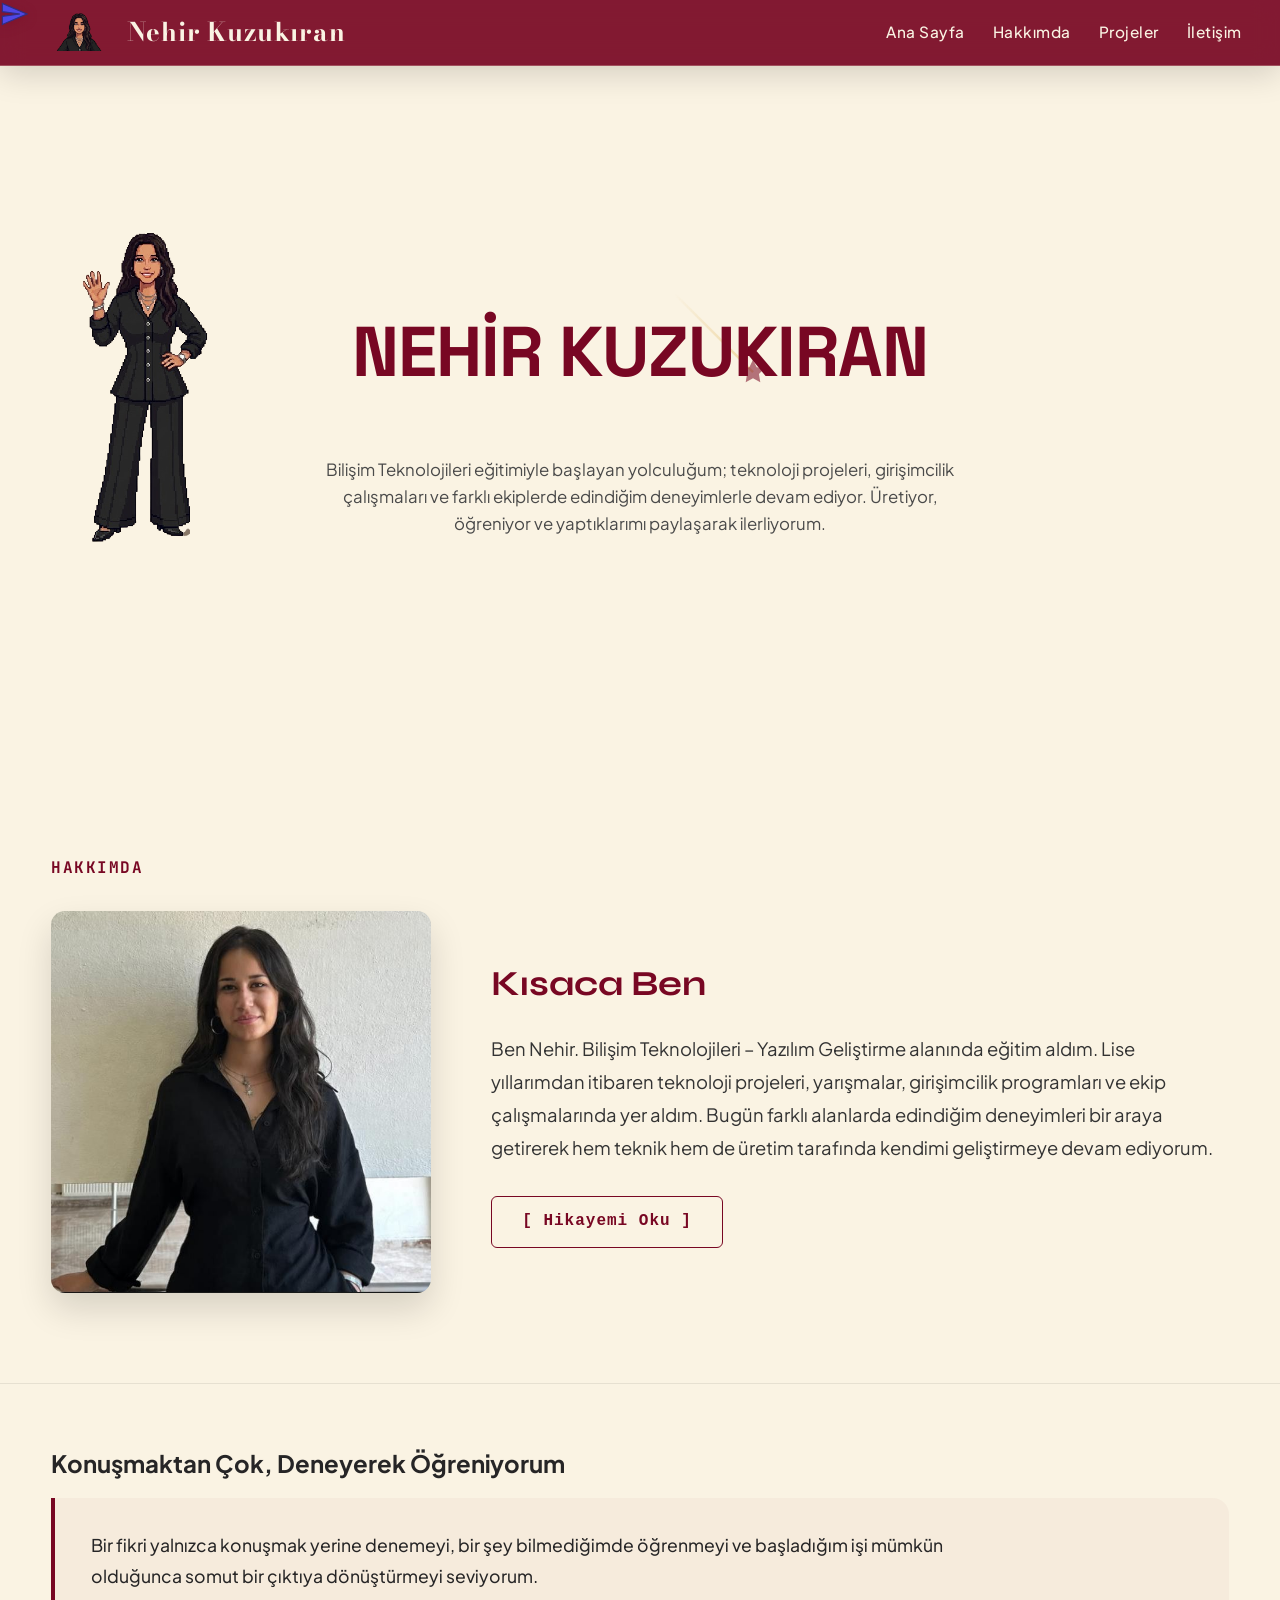
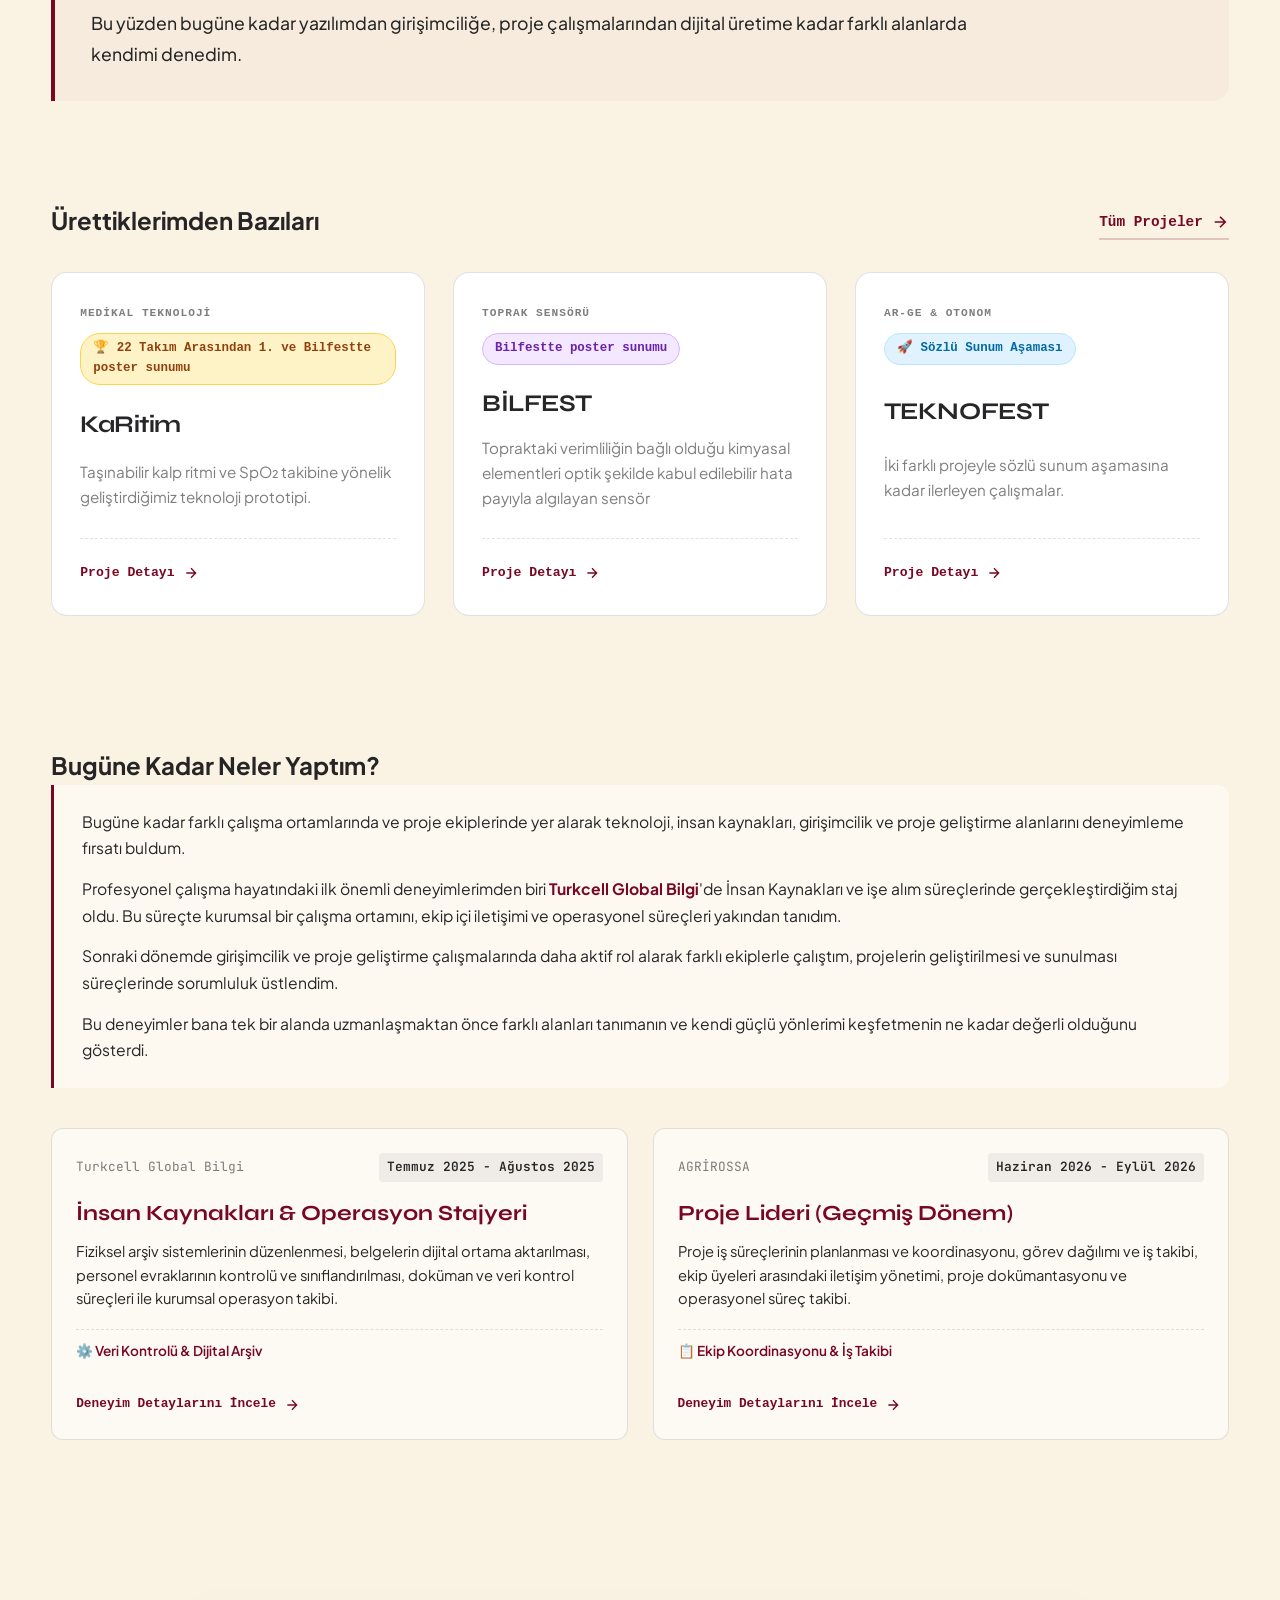
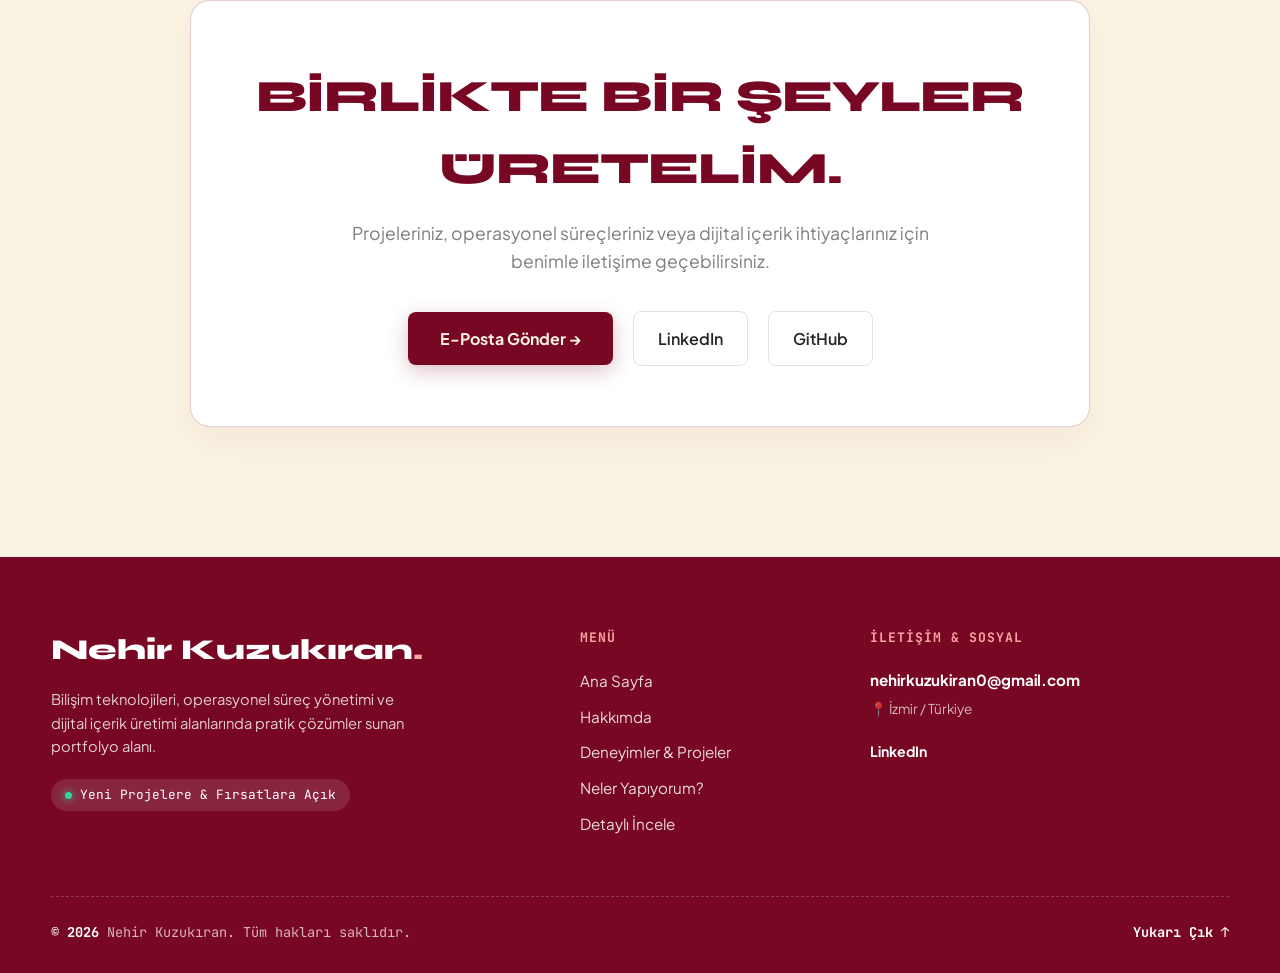
<file: index.html>
<!DOCTYPE html>
<html lang="tr">
<head>
  <meta charset="UTF-8">
  <meta name="viewport" content="width=device-width, initial-scale=1.0">
  <title>Nehir Kuzukıran — Kişisel Portfolyo</title>
   <!-- Temel SEO Etiketleri -->

<meta name="description" content="Nehir Kuzukıran resmi web sitesi. Hakkımda bilgiler, projelerim ve benimle iletişime geçebileceğiniz kişisel portfolyo platformu.">
<meta name="keywords" content="Nehir Kuzukıran, Nehir Kuzukiran, Nehir Kuzukıran portfolyo, Nehir Kuzukıran kimdir, Nehir Kuzukıran projeleri, kişisel web sitesi">
<meta name="author" content="Nehir Kuzukıran">
<meta name="robots" content="index, follow">
<meta name="viewport" content="width=device-width, initial-scale=1.0">
<meta charset="UTF-8">

<!-- Canonical URL -->
<link rel="canonical" href="https://nehirkuzukiran1.github.io/">

<!-- Open Graph / WhatsApp, LinkedIn & Sosyal Medya Paylaşım Kartı -->
<meta property="og:type" content="website">
<meta property="og:url" content="https://nehirkuzukiran1.github.io/">
<meta property="og:title" content="Nehir Kuzukıran | Kişisel Portfolyo &amp; Web Sitesi">
<meta property="og:description" content="Merhaba, ben Nehir! Siteme hoş geldin. Projelerimi inceleyebilir ve benimle iletişime geçebilirsin.">
<meta property="og:image" content="https://nehirkuzukiran1.github.io/img/logo.png">

<!-- Twitter / X Paylaşım Kartı -->
<meta name="twitter:card" content="summary_large_image">
<meta name="twitter:url" content="https://nehirkuzukiran1.github.io/">
<meta name="twitter:title" content="Nehir Kuzukıran | Kişisel Portfolyo &amp; Web Sitesi">
<meta name="twitter:description" content="Merhaba, ben Nehir! Siteme hoş geldin. Projelerimi inceleyebilir ve benimle iletişime geçebilirsin.">
<meta name="twitter:image" content="https://nehirkuzukiran1.github.io/img/logo.png">
  <!-- Tipografi ve Google Font Tanımlamaları -->
  <link rel="preconnect" href="https://fonts.googleapis.com">
  <link rel="preconnect" href="https://fonts.gstatic.com" crossorigin>
  <link href="https://fonts.googleapis.com/css2?family=Bodoni+Moda:ital,opsz,wght@0,6..96,400..900;1,6..96,400..900&family=Cinzel:wght@400..700&family=Cormorant+Garamond:ital,wght@0,400;0,600;1,400&family=JetBrains+Mono:wght@500;700&family=Playfair+Display:ital,wght@0,500;0,700;1,400&family=Plus+Jakarta+Sans:wght@400;500;600&family=Space+Grotesk:wght@500;700&family=Syne:wght@600;800&display=swap" rel="stylesheet">
  
  <!-- Ana CSS Dosyası -->
  <link rel="stylesheet" href="Nehirkuzukiran.CSS">
</head>
<body>


  <!-- ÖZEL KAĞIT UÇAK İMLECİ -->
  <div id="ozel-ucak-imlec">
    <svg viewBox="0 0 24 24" width="28" height="28">
      <path d="M2,21L23,12L2,3V10L17,12L2,14V21Z" fill="#4F46E5" stroke="#312E81" stroke-width="1"/>
    </svg>
  </div>

  <!-- ÜST MENÜ (HEADER) -->
  <header class="ust-menu-alani">
    <div class="ust-menu-ic-konteyner">
      <div class="header-sol-marka">
        <a href="index.html" style="text-decoration: none; display: flex; align-items: center; gap: 10px;">
          <img src="logo.png" alt="Nehir Kuzukıran Logo" class="header-logo-img">
          <span class="header-sol-isim">Nehir Kuzukıran</span>
        </a>
      </div>
      
      <div class="header-sag-grup">
        <nav class="navigasyon-linkleri">
          <a href="index.html">Ana Sayfa</a>
          <a href="hakkimda.html">Hakkımda</a> 
          <a href="projeler.html">Projeler</a>  
          <a href="iletisim.html">İletişim</a>
        </nav>
      </div>
    </div>
  </header>

  <main>
    <!-- HERO / MANİFESTO BÖLÜMÜ -->
    <section id="hero" class="hero-bolumu">
      <!-- Sol Taraf: Pixel Avatar ve Konuşma Balonu -->
      <div class="kose-avatar-alani">
        <div class="konusma-balonu">Merhaba, ben Nehir! Siteme hoş geldin! ✨</div>
        <div class="avatar-animation-box">
          <img src="selamvrennehir.png" class="pixel-avatar-gorsel avatar-durus" alt="Pixel Nehir Durus">
          <img src="elsallayaniki.png" class="pixel-avatar-gorsel avatar-sallama" alt="Pixel Nehir Sallama">
        </div>
      </div>

      <!-- Orta Taraf: Animasyonlu Yıldız Canvas ve Ortalanmış İsim -->
      <div class="hero-isim-alani">
        <canvas id="yildizlar-tuval"></canvas>
        <h1 class="dinamik-yazi-tipi font-zarif-1" id="hero-isim">NEHİR KUZUKIRAN</h1>
      </div>
      
      <!-- Tanıtım Metni ve Buton -->
      <p class="hero-bio">
       Bilişim Teknolojileri eğitimiyle başlayan yolculuğum; teknoloji projeleri, girişimcilik çalışmaları ve farklı ekiplerde edindiğim deneyimlerle devam ediyor.

Üretiyor, öğreniyor ve yaptıklarımı paylaşarak ilerliyorum.

      </p>

      
    </section>

    <!-- HAKKIMDA BÖLÜMÜ -->
    <section id="hakkimda" class="about-section">
      <h2 class="bolum-basligi">HAKKIMDA</h2>
      
      <div class="about-container">
        <div class="about-photo-wrapper">
          <img src="hakkında.JPG" alt="Nehir Kuzukıran" class="about-photo">
        </div>

        <div class="about-content">
          <h3 class="about-subtitle">Kısaca Ben</h3>
          <p class="about-text">
            Ben Nehir.

Bilişim Teknolojileri – Yazılım Geliştirme alanında eğitim aldım. Lise yıllarımdan itibaren teknoloji projeleri, yarışmalar, girişimcilik programları ve ekip çalışmalarında yer aldım.

Bugün farklı alanlarda edindiğim deneyimleri bir araya getirerek hem teknik hem de üretim tarafında kendimi geliştirmeye devam ediyorum.


          </p>
          <a href="hakkimda.html" class="about-details-btn">[ Hikayemi Oku ]</a>
        </div>
      </div>
    </section>
<!-- KARAKTER & YAKLAŞIM BÖLÜMÜ -->
<section id="yaklasim" class="yaklasim-bolumu">
  
  <h2 class="section-ana-baslik">Konuşmaktan Çok, Deneyerek Öğreniyorum</h2>

  <div class="yaklasim-kapsayici">
    <div class="yaklasim-metin-kutusu">
      <p class="yaklasim-paragraf">
        Bir fikri yalnızca konuşmak yerine denemeyi, bir şey bilmediğimde öğrenmeyi ve başladığım işi mümkün olduğunca somut bir çıktıya dönüştürmeyi seviyorum.
      </p>
      <p class="yaklasim-paragraf">
        Bu yüzden bugüne kadar yazılımdan girişimciliğe, proje çalışmalarından dijital üretime kadar farklı alanlarda kendimi denedim.
      </p>
    </div>
  </div>
</section>

<!-- ÖNE ÇIKAN 3 PROJE BÖLÜMÜ -->
<section id="one-cikan-projeler" class="projeler-bolumu">
  
  <div class="projeler-ust-alan">
    <h2 class="section-ana-baslik">Ürettiklerimden Bazıları</h2>
    <a href="projeler.html" class="tum-projeler-link">
      <span>Tüm Projeler</span>
      <svg width="18" height="18" viewBox="0 0 24 24" fill="none" stroke="currentColor" stroke-width="2.2"><path d="M5 12h14M12 5l7 7-7 7"/></svg>
    </a>
  </div>

  <div class="projeler-izgarasi-uclu">
    
    <!-- Proje 1: KaRitim -->
    <article class="proje-ozel-karti">
      <div class="proje-ust-meta">
        <span class="proje-kategori-tag">MEDİKAL TEKNOLOJİ</span>
        <span class="proje-basari-tag birincilik">🏆 22 Takım Arasından 1. ve Bilfestte poster sunumu </span>
      </div>
      <h3 class="proje-ozel-baslik">KaRitim</h3>
      <p class="proje-ozel-ozet">
        Taşınabilir kalp ritmi ve SpO₂ takibine yönelik geliştirdiğimiz teknoloji prototipi.
      </p>
      <div class="proje-alt-aksiyon">
        <a href="projeler.html#karitim" class="proje-detay-btn">
          <span>Proje Detayı</span>
          <svg width="16" height="16" viewBox="0 0 24 24" fill="none" stroke="currentColor" stroke-width="2"><path d="M5 12h14M12 5l7 7-7 7"/></svg>
        </a>
      </div>
    </article>

    <!-- Proje 2: Terravox -->
    <article class="proje-ozel-karti">
      <div class="proje-ust-meta">
        <span class="proje-kategori-tag">TOPRAK SENSÖRÜ </span>
        <span class="proje-basari-tag tubitak">Bilfestte poster sunumu </span>
      </div>
      <h3 class="proje-ozel-baslik">BİLFEST</h3>
      <p class="proje-ozel-ozet">
        Topraktaki verimliliğin bağlı olduğu kimyasal elementleri optik şekilde kabul edilebilir hata payıyla algılayan sensör  
      </p>
      <div class="proje-alt-aksiyon">
        <a href="projeler.html#tubitak" class="proje-detay-btn">
          <span>Proje Detayı</span>
          <svg width="16" height="16" viewBox="0 0 24 24" fill="none" stroke="currentColor" stroke-width="2"><path d="M5 12h14M12 5l7 7-7 7"/></svg>
        </a>
      </div>
    </article>

    <!-- Proje 3: TEKNOFEST -->
    <article class="proje-ozel-karti">
      <div class="proje-ust-meta">
        <span class="proje-kategori-tag">AR-GE & OTONOM</span>
        <span class="proje-basari-tag teknofest">🚀 Sözlü Sunum Aşaması</span>
      </div>
      <h3 class="proje-ozel-baslik">TEKNOFEST</h3>
      <p class="proje-ozel-ozet">
        İki farklı projeyle sözlü sunum aşamasına kadar ilerleyen çalışmalar.
      </p>
      <div class="proje-alt-aksiyon">
        <a href="projeler.html#teknofest" class="proje-detay-btn">
          <span>Proje Detayı</span>
          <svg width="16" height="16" viewBox="0 0 24 24" fill="none" stroke="currentColor" stroke-width="2"><path d="M5 12h14M12 5l7 7-7 7"/></svg>
        </a>
      </div>
    </article>

  </div>
</section>

   <!-- DENEYİMLER BÖLÜMÜ -->
<section id="deneyimler" class="deneyimler-bolumu">
  
  <!-- BÖLÜM BAŞLIĞI VE HİKÂYE ANLATIMI -->
  <div class="deneyim-hikaye-alani">
    
    <h2 class="section-ana-baslik">Bugüne Kadar Neler Yaptım?</h2>
    
    <div class="hikaye-metni-kutusu">
      <p>
        Bugüne kadar farklı çalışma ortamlarında ve proje ekiplerinde yer alarak teknoloji, insan kaynakları, girişimcilik ve proje geliştirme alanlarını deneyimleme fırsatı buldum.
      </p>
      <p>
        Profesyonel çalışma hayatındaki ilk önemli deneyimlerimden biri <strong>Turkcell Global Bilgi</strong>'de İnsan Kaynakları ve işe alım süreçlerinde gerçekleştirdiğim staj oldu. Bu süreçte kurumsal bir çalışma ortamını, ekip içi iletişimi ve operasyonel süreçleri yakından tanıdım.
      </p>
      <p>
        Sonraki dönemde girişimcilik ve proje geliştirme çalışmalarında daha aktif rol alarak farklı ekiplerle çalıştım, projelerin geliştirilmesi ve sunulması süreçlerinde sorumluluk üstlendim.
      </p>
      <p>
        Bu deneyimler bana tek bir alanda uzmanlaşmaktan önce farklı alanları tanımanın ve kendi güçlü yönlerimi keşfetmenin ne kadar değerli olduğunu gösterdi.
      </p>
    </div>
  </div>

  <!-- DENEYİM KARTLARI -->
  <div class="basarilar-izgarasi">
    
    <!-- Deneyim 1: Turkcell Global Bilgi -->
    <div class="basari-karti">
      <div class="kart-ust">
        <span class="proje-etiket">Turkcell Global Bilgi</span>
        <span class="proje-durum">Temmuz 2025 - Ağustos 2025</span>
      </div>
      <h4 class="kart-baslik">İnsan Kaynakları & Operasyon Stajyeri</h4>
      <p class="kart-ozet">
        Fiziksel arşiv sistemlerinin düzenlenmesi, belgelerin dijital ortama aktarılması, personel evraklarının kontrolü ve sınıflandırılması, doküman ve veri kontrol süreçleri ile kurumsal operasyon takibi.
      </p>
      <div class="kart-odul-kutusu">
        <span>⚙️ Veri Kontrolü & Dijital Arşiv</span>
      </div>
      <a href="hakkimda.html#turkcell" class="kart-link-btn">
        <span>Deneyim Detaylarını İncele</span>
        <svg width="16" height="16" viewBox="0 0 24 24" fill="none" stroke="currentColor" stroke-width="2"><path d="M5 12h14M12 5l7 7-7 7"/></svg>
      </a>
    </div>

    <!-- Deneyim 2: AGRİROSSA -->
    <div class="basari-karti">
      <div class="kart-ust">
        <span class="proje-etiket">AGRİROSSA</span>
        <span class="proje-durum">Haziran 2026 - Eylül 2026</span>
      </div>
      <h4 class="kart-baslik">Proje Lideri (Geçmiş Dönem)</h4>
      <p class="kart-ozet">
        Proje iş süreçlerinin planlanması ve koordinasyonu, görev dağılımı ve iş takibi, ekip üyeleri arasındaki iletişim yönetimi, proje dokümantasyonu ve operasyonel süreç takibi.
      </p>
      <div class="kart-odul-kutusu">
        <span>📋 Ekip Koordinasyonu & İş Takibi</span>
      </div>
      <a href="hakkimda.html#agrirossa" class="kart-link-btn">
        <span>Deneyim Detaylarını İncele</span>
        <svg width="16" height="16" viewBox="0 0 24 24" fill="none" stroke="currentColor" stroke-width="2"><path d="M5 12h14M12 5l7 7-7 7"/></svg>
      </a>
    </div>

   
  </div>
</section>
      </div>

     

    <!-- İLETİŞİM / ÇAĞRI BÖLÜMÜ (FOOTER'DAN AYRI) -->
    <section id="iletisim" class="iletisim-bolumu">
      <div class="iletisim-kapsayici">
        <h2 class="iletisim-baslik">BİRLİKTE BİR ŞEYLER ÜRETELİM.</h2>
        <p class="iletisim-alt-yazi">
          Projeleriniz, operasyonel süreçleriniz veya dijital içerik ihtiyaçlarınız için benimle iletişime geçebilirsiniz.
        </p>
        <div class="iletisim-eylemler">
          <a href="iletisim.html" class="btn-eposta">E-Posta Gönder →</a>
          <a href="https://linkedin.com/in/nehirkuzukiran" target="_blank" rel="noopener" class="iletisim-link">LinkedIn</a>
          <a href="https://github.com" target="_blank" rel="noopener" class="iletisim-link">GitHub</a>
        </div>
      </div>
    </section>
  </main>

  <!-- TAM GENİŞLİK BORDO FOOTER -->
  <footer class="site-footer">
    <div class="footer-kapsayici">
      
      <div class="footer-izgara">
        <div class="footer-sutun">
          <h3 class="footer-logo">Nehir Kuzukıran<span>.</span></h3>
          <p class="footer-ozet-metin">
            Bilişim teknolojileri, operasyonel süreç yönetimi ve dijital içerik üretimi alanlarında pratik çözümler sunan portfolyo alanı.
          </p>
          <div class="footer-durum-rozet">
            <span class="durum-isik"></span>
            <span>Yeni Projelere & Fırsatlara Açık</span>
          </div>
        </div>

        <div class="footer-sutun">
          <h4 class="footer-sutun-baslik"> MENÜ</h4>
          <ul class="footer-menulist">
            <li><a href="index.html">Ana Sayfa</a></li>
            <li><a href="hakkimda.html">Hakkımda</a></li>
            <li><a href="#projeler">Deneyimler & Projeler</a></li>
            <li><a href="#uzmanliklar">Neler Yapıyorum?</a></li>
            <li><a href="hakkimda.html">Detaylı İncele</a></li>
          </ul>
        </div>

        <div class="footer-sutun">
          <h4 class="footer-sutun-baslik"> İLETİŞİM & SOSYAL</h4>
          <div class="footer-iletisim-kutusu">
            <a href="file:///C:/Users/nehir/Desktop/web%20sitesi/portfolio/iletisim.html.html" class="footer-eposta-link">nehirkuzukiran0@gmail.com</a>
            <span class="footer-konum">📍 İzmir / Türkiye</span>
          </div>
          <div class="footer-sosyal-medya">
            <a href="https://linkedin.com/in/nehirkuzukiran" target="_blank" rel="noopener" class="sosyal-icon">LinkedIn</a>
          </div>
        </div>
      </div>

      <div class="footer-alt-bar">
        <div class="telif-yazisi">
          <span class="telif-yil">© 2026</span> Nehir Kuzukıran. Tüm hakları saklıdır.
        </div>
        <a href="#hero" class="yukari-cik-btn">Yukarı Çık ↑</a>
      </div>

    </div>
  </footer>

  <!-- SCRIPTS -->
  <script>
    /* Yıldız Canvas Animasyonu */
    const yildizTuvali = document.getElementById('yildizlar-tuval');
    const cizimKonteksi = yildizTuvali.getContext('2d');
    const isimKonteyneri = document.querySelector('.hero-isim-alani');

    let yildizDizisi = [];

    function tuvaliYenidenBoyutlandir() {
      if (isimKonteyneri) {
        yildizTuvali.width = isimKonteyneri.offsetWidth;
        yildizTuvali.height = isimKonteyneri.offsetHeight;
      }
    }

    window.addEventListener('resize', tuvaliYenidenBoyutlandir);
    tuvaliYenidenBoyutlandir();

    function yildizSekliCiz(merkezX, merkezY, koseSayisi, disYaricap, icYaricap, opaklik) {
      let aci = (Math.PI / 2) * 3;
      let x = merkezX;
      let y = merkezY;
      let adim = Math.PI / koseSayisi;

      cizimKonteksi.beginPath();
      cizimKonteksi.moveTo(merkezX, merkezY - disYaricap);
      for (let i = 0; i < koseSayisi; i++) {
        x = merkezX + Math.cos(aci) * disYaricap;
        y = merkezY + Math.sin(aci) * disYaricap;
        cizimKonteksi.lineTo(x, y);
        aci += adim;

        x = merkezX + Math.cos(aci) * icYaricap;
        y = merkezY + Math.sin(aci) * icYaricap;
        cizimKonteksi.lineTo(x, y);
        aci += adim;
      }
      cizimKonteksi.lineTo(merkezX, merkezY - disYaricap);
      cizimKonteksi.closePath();
      
      cizimKonteksi.fillStyle = `rgba(120, 7, 35, ${opaklik})`;
      cizimKonteksi.fill();
    }

    class AltinKayanYildiz {
      constructor() {
        this.sifirla();
      }

      sifirla() {
        this.gecikme = Math.random() * 80;
        this.x = Math.random() * (yildizTuvali.width * 1.2) - yildizTuvali.width * 0.1;
        this.y = Math.random() * (yildizTuvali.height * 0.3) - 20;
        this.boyut = Math.random() * 6 + 7;
        this.hiz = Math.random() * 6 + 5;
        this.kuyrukUzunlugu = Math.random() * 120 + 100;
        this.aci = Math.PI / 4;
        this.opaklik = 0;
        this.maksOpaklik = Math.random() * 0.85 + 0.3;
        this.beliriyorMu = true;
      }

      guncelle() {
        if (this.gecikme > 0) {
          this.gecikme--;
          return;
        }

        this.x += Math.cos(this.aci) * this.hiz;
        this.y += Math.sin(this.aci) * this.hiz;

        if (this.beliriyorMu) {
          this.opaklik += 0.05;
          if (this.opaklik >= this.maksOpaklik) this.beliriyorMu = false;
        } else {
          this.opaklik -= 0.02;
        }

        if (this.opaklik <= 0 || this.x > yildizTuvali.width + 100 || this.y > yildizTuvali.height + 100) {
          this.sifirla();
        }
      }

      ciz() {
        if (this.gecikme > 0) return;

        cizimKonteksi.save();
        let kuyrukX = this.x - Math.cos(this.aci) * this.kuyrukUzunlugu;
        let kuyrukY = this.y - Math.sin(this.aci) * this.kuyrukUzunlugu;

        let gradyan = cizimKonteksi.createLinearGradient(this.x, this.y, kuyrukX, kuyrukY);
        gradyan.addColorStop(0, `rgba(235, 190, 90, ${this.opaklik * 0.9})`);
        gradyan.addColorStop(0.4, `rgba(223, 175, 75, ${this.opaklik * 0.5})`);
        gradyan.addColorStop(1, `rgba(223, 175, 75, 0)`);

        cizimKonteksi.strokeStyle = gradyan;
        cizimKonteksi.lineWidth = 2.5;
        cizimKonteksi.beginPath();
        cizimKonteksi.moveTo(this.x, this.y);
        cizimKonteksi.lineTo(kuyrukX, kuyrukY);
        cizimKonteksi.stroke();

        yildizSekliCiz(this.x, this.y, 5, this.boyut, this.boyut / 2, this.opaklik);
        cizimKonteksi.restore();
      }
    }

    for (let i = 0; i < 4; i++) {
      yildizDizisi.push(new AltinKayanYildiz());
    }

    function kareAnimateEt() {
      cizimKonteksi.clearRect(0, 0, yildizTuvali.width, yildizTuvali.height);
      yildizDizisi.forEach(yildiz => {
        yildiz.guncelle();
        yildiz.ciz();
      });
      requestAnimationFrame(kareAnimateEt);
    }

    kareAnimateEt();

    /* Uçak İmleci & Parıltı Efekti */
    const ucakImleci = document.getElementById('ozel-ucak-imlec');
    let sonX = 0;
    let sonY = 0;

    window.addEventListener('mousemove', (e) => {
      const x = e.clientX;
      const y = e.clientY;

      ucakImleci.style.left = `${x}px`;
      ucakImleci.style.top = `${y}px`;

      const mesafeX = x - sonX;
      const mesafeY = y - sonY;
      const toplamMesafe = Math.hypot(mesafeX, mesafeY);

      if (toplamMesafe > 2) {
        const aci = Math.atan2(mesafeY, mesafeX) * (180 / Math.PI);
        ucakImleci.style.transform = `translate(-50%, -50%) rotate(${aci}deg)`;

        lilaBulutIziOlustur(x, y);

        if (Math.random() < 0.6) {
          pariltiIziOlustur(x, y);
        }

        sonX = x;
        sonY = y;
      }
    });

    function lilaBulutIziOlustur(x, y) {
      const bulut = document.createElement('div');
      bulut.className = 'ucak-izi-lila-bulut';

      const boyut = Math.random() * 18 + 12;
      bulut.style.width = `${boyut}px`;
      bulut.style.height = `${boyut}px`;

      const kaymaX = (Math.random() - 0.5) * 8;
      const kaymaY = (Math.random() - 0.5) * 8;

      bulut.style.left = `${x + kaymaX}px`;
      bulut.style.top = `${y + kaymaY}px`;

      document.body.appendChild(bulut);

      setTimeout(() => {
        bulut.remove();
      }, 2500);
    }

    function pariltiIziOlustur(x, y) {
      const parilti = document.createElement('div');
      parilti.className = 'ucak-izi-parilti';

      const boyut = Math.random() * 4 + 3;
      parilti.style.width = `${boyut}px`;
      parilti.style.height = `${boyut}px`;

      const renkler = ['#C084FC', '#A855F7', '#E9D5FF', '#780723', '#818CF8'];
      const secilenRenk = renkler[Math.floor(Math.random() * renkler.length)];
      parilti.style.backgroundColor = secilenRenk;
      parilti.style.boxShadow = `0 0 ${boyut * 2}px ${secilenRenk}`;

      const hizX = (Math.random() - 0.5) * 30 + 'px';
      const hizY = (Math.random() - 0.5) * 30 + 'px';
      parilti.style.setProperty('--hizX', hizX);
      parilti.style.setProperty('--hizY', hizY);

      parilti.style.left = `${x}px`;
      parilti.style.top = `${y}px`;

      document.body.appendChild(parilti);

      setTimeout(() => {
        parilti.remove();
      }, 2000);     
    }

    /* Dinamik Font Değiştirme */
    document.addEventListener("DOMContentLoaded", () => {
      const heroIsimEtiketi = document.getElementById('hero-isim');

      const fontSiniflari = [
        "font-zarif-1",
        "font-zarif-2",
        "font-zarif-3",
        "font-zarif-4",
        "font-sert-1",
        "font-sert-2",
        "font-sert-3"
      ];

      let fontSirasi = 0;

      if (heroIsimEtiketi) {
        setInterval(() => {
          heroIsimEtiketi.classList.remove(fontSiniflari[fontSirasi]);
          fontSirasi = (fontSirasi + 1) % fontSiniflari.length;
          heroIsimEtiketi.classList.add(fontSiniflari[fontSirasi]);
        }, 400);
      }
    });
  </script>
</body>
</html>
</file>
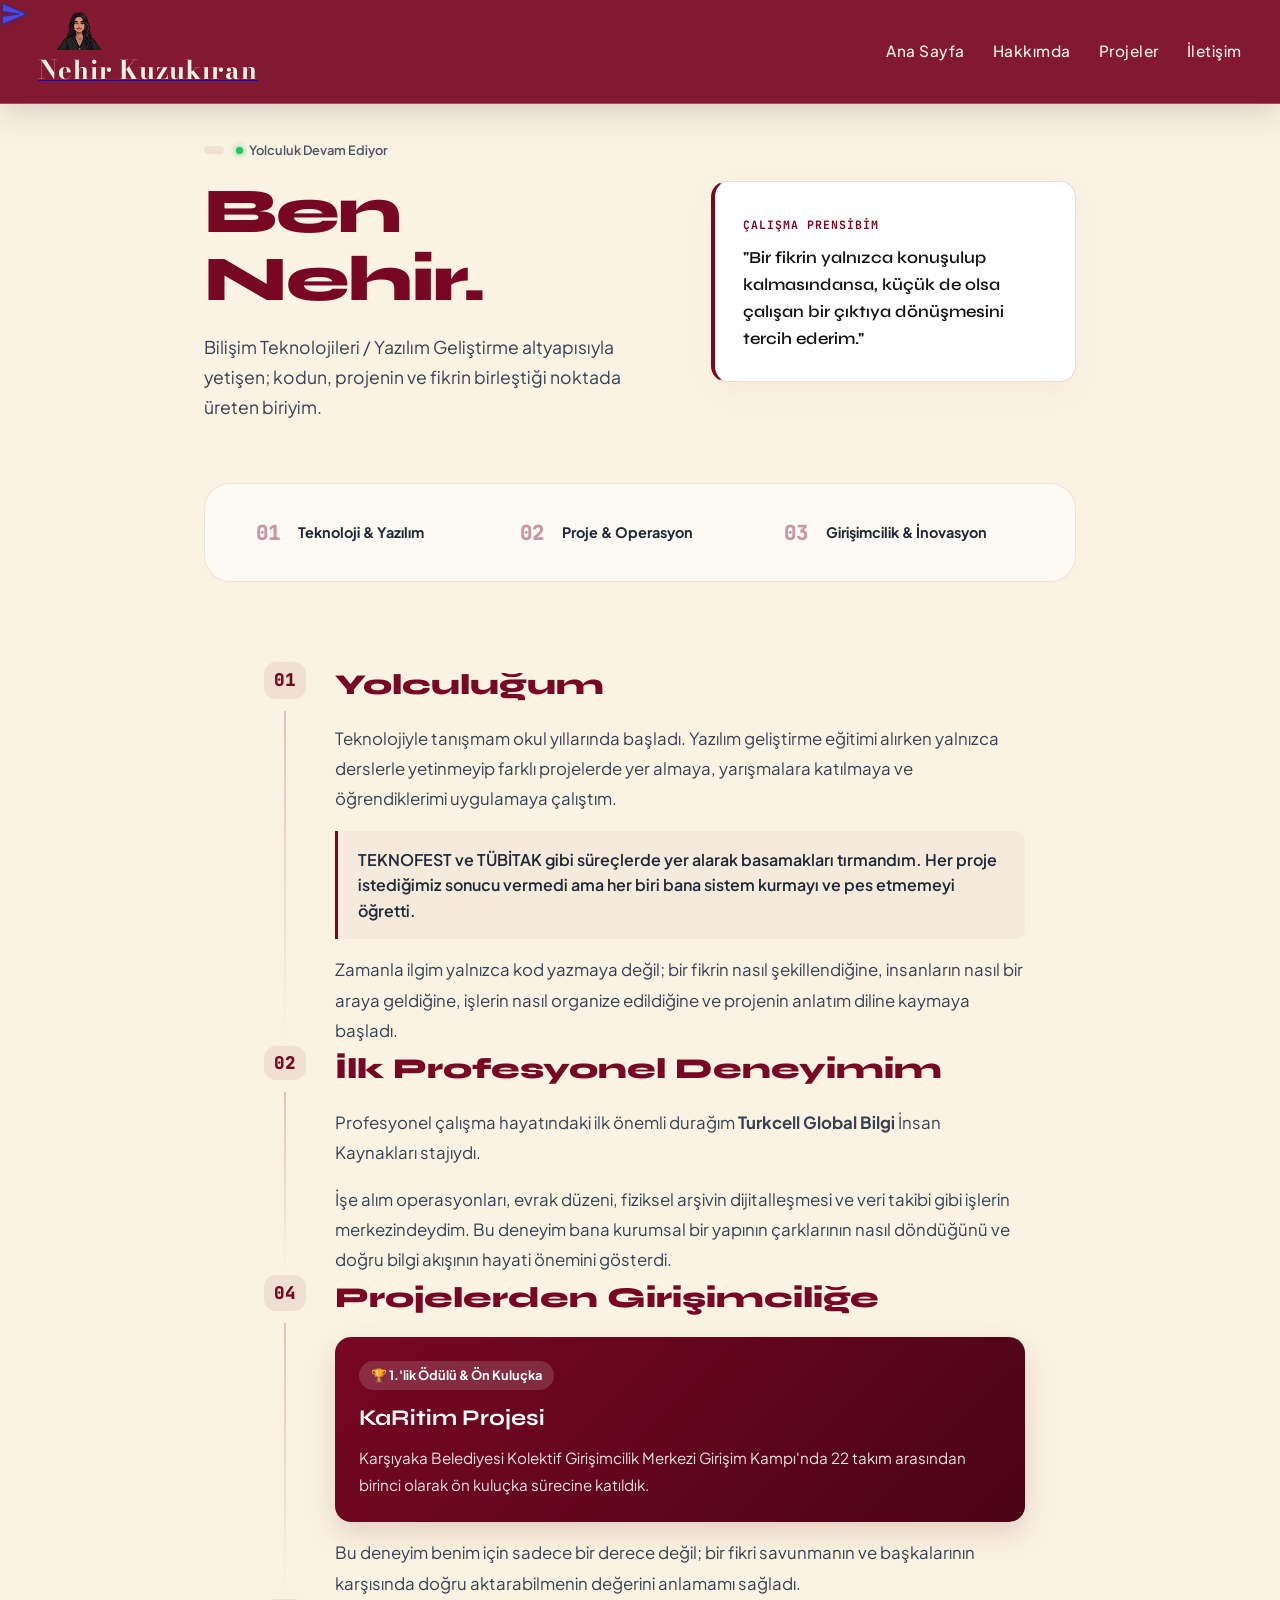
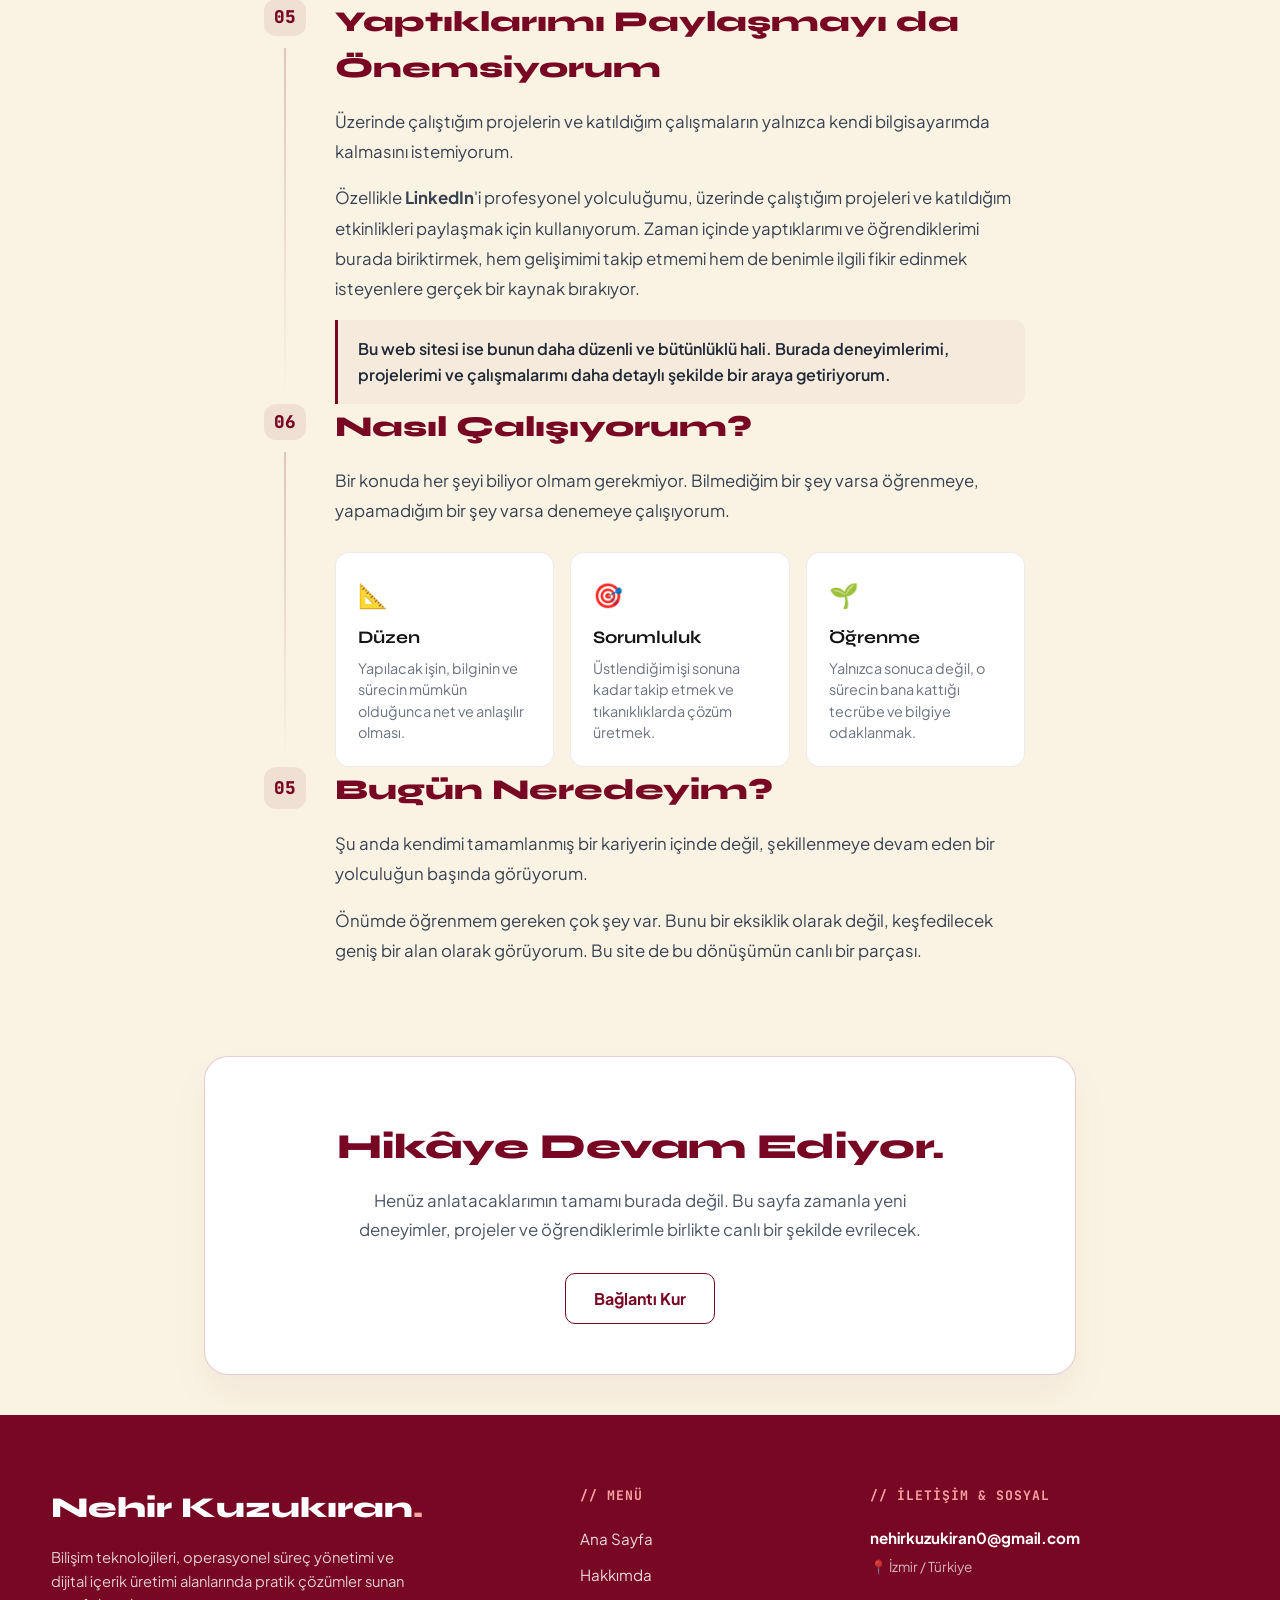
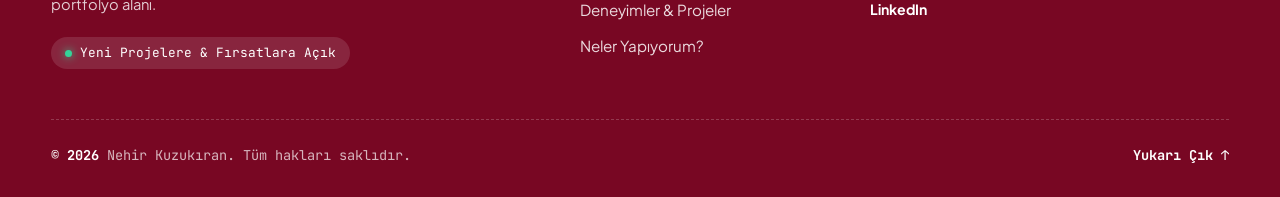
<file: hakkimda.html>
<!DOCTYPE html>
<html lang="tr">
<head>
  <meta charset="UTF-8">
  <meta name="viewport" content="width=device-width, initial-scale=1.0">
  <title>Hakkımda & Projeler — Nehir Kuzukıran</title>
   <!-- Temel SEO Etiketleri (Hakkımda Sayfası) -->

<meta name="description" content="Nehir Kuzukıran hakkında bilgiler, eğitim geçmişi, yetenekleri ve ilgi alanları. Kişisel hikayem ve çalışmalarım.">
<meta name="keywords" content="Nehir Kuzukıran hakkımda, Nehir Kuzukıran kimdir, Nehir Kuzukıran eğitim, Nehir Kuzukıran biyografi, Nehir Kuzukıran deneyim">
<meta name="author" content="Nehir Kuzukıran">
<meta name="robots" content="index, follow">
<meta name="viewport" content="width=device-width, initial-scale=1.0">
<meta charset="UTF-8">

<!-- Canonical URL -->
<link rel="canonical" href="https://nehirkuzukiran1.github.io/hakkimda.html">

<!-- Open Graph / WhatsApp, LinkedIn & Sosyal Medya Paylaşım Kartı -->
<meta property="og:type" content="article">
<meta property="og:url" content="https://nehirkuzukiran1.github.io/hakkimda.html">
<meta property="og:title" content="Hakkımda | Nehir Kuzukıran">
<meta property="og:description" content="Nehir Kuzukıran kimdir? Eğitim geçmişim, yeteneklerim ve deneyimlerim hakkında bilgi edinin.">
<meta property="og:image" content="https://nehirkuzukiran1.github.io/img/logo.png">

<!-- Twitter / X Paylaşım Kartı -->
<meta name="twitter:card" content="summary_large_image">
<meta name="twitter:url" content="https://nehirkuzukiran1.github.io/hakkimda.html">
<meta name="twitter:title" content="Hakkımda | Nehir Kuzukıran">
<meta name="twitter:description" content="Nehir Kuzukıran kimdir? Eğitim geçmişim, yeteneklerim ve deneyimlerim hakkında bilgi edinin.">
<meta name="twitter:image" content="https://nehirkuzukiran1.github.io/img/logo.png">
  <!-- Tipografi ve Google Font Tanımlamaları -->
  <link rel="preconnect" href="https://fonts.googleapis.com">
  <link rel="preconnect" href="https://fonts.gstatic.com" crossorigin>
  <link href="https://fonts.googleapis.com/css2?family=Bodoni+Moda:ital,opsz,wght@0,6..96,400..900;1,6..96,400..900&family=Cinzel:wght@400..700&family=Cormorant+Garamond:ital,wght@0,400;0,600;1,400&family=JetBrains+Mono:wght@500;700&family=Playfair+Display:ital,wght@0,500;0,700;1,400&family=Plus+Jakarta+Sans:wght@400;500;600&family=Space+Grotesk:wght@500;700&family=Syne:wght@600;800&display=swap" rel="stylesheet">
  
  <!-- Ana CSS Dosyası -->
  <link rel="stylesheet" href="Nehirkuzukiran.CSS">
  <link rel="stylesheet" href="hakkimda.CSS">
</head>
<body>


  <!-- ÖZEL KAĞIT UÇAK İMLECİ -->
  <div id="ozel-ucak-imlec">
    <svg viewBox="0 0 24 24" width="28" height="28">
      <path d="M2,21L23,12L2,3V10L17,12L2,14V21Z" fill="#4F46E5" stroke="#312E81" stroke-width="1"/>
    </svg>
  </div>

  <!-- ÜST MENÜ (HEADER) -->
  <header class="ust-menu-alani">
    <div class="ust-menu-ic-konteyner">
      <div class="header-sol-marka">
        <a href="index.html" class="header-logo-link">
          <img src="logo.png" alt="Nehir Kuzukıran Logo" class="header-logo-img">
          <span class="header-sol-isim">Nehir Kuzukıran</span>
        </a>
      </div>
      
      <div class="header-sag-grup">
        <nav class="navigasyon-linkleri">
          <a href="index.html">Ana Sayfa</a>
          <a href="hakkimda.html">Hakkımda</a>
          <a href="projeler.html">Projeler</a> 
          <a href="iletisim.html">İletişim</a>
        </nav>
      </div>
    </div>
  </header>


<main class="hakkimda-mimarisi">
  <div class="hakkimda-kapsayici">

    <!-- HERO BÖLÜMÜ: EDİTORYAL DOKUNUŞ -->
    <header class="hero-bento">
      <div class="hero-sol">
        <div class="rozet-grubu">
          <span class="rozet-kod"></span>
          <span class="rozet-durum"><span class="yesil-nokta"></span>Yolculuk Devam Ediyor</span>
        </div>
        <h1 class="dev-baslik">Ben Nehir.</h1>
        <p class="baslik-alti-odak">
          Bilişim Teknolojileri / Yazılım Geliştirme altyapısıyla yetişen; kodun, projenin ve fikrin birleştiği noktada üreten biriyim.
        </p>
      </div>

      <div class="hero-sag-bento">
        <div class="felsefe-karti">
          <span class="bento-etiket">ÇALIŞMA PRENSİBİM</span>
          <p class="felsefe-metin">
            "Bir fikrin yalnızca konuşulup kalmasındansa, küçük de olsa çalışan bir çıktıya dönüşmesini tercih ederim."
          </p>
        </div>
      </div>
    </header>

    <!-- METİN DOKUSUNU KIRAN İNTERAKTİF İSTATİSTİK / ETİKET BANTI -->
    <section class="mikro-istatistik-banti">
      <div class="istatistik-oge">
        <span class="sayi">01</span>
        <span class="etiket">Teknoloji & Yazılım</span>
      </div>
      <div class="istatistik-oge">
        <span class="sayi">02</span>
        <span class="etiket">Proje & Operasyon</span>
      </div>
      <div class="istatistik-oge">
        <span class="sayi">03</span>
        <span class="etiket">Girişimcilik & İnovasyon</span>
      </div>
    </section>

    <!-- ZAMAN ÇİZGİSİ VE BENTO İÇERİK BLOĞU -->
    <section class="hikaye-akis-alani">

      <!-- BLOK 1: YOLCULUĞUM -->
      <article class="akis-karti">
        <div class="kart-sol-sira">
          <span class="sira-numarasi">01</span>
          <div class="sira-cizgi"></div>
        </div>
        <div class="kart-sag-icerik">
          <h2 class="blok-baslik">Yolculuğum</h2>
          <p>
            Teknolojiyle tanışmam okul yıllarında başladı. Yazılım geliştirme eğitimi alırken yalnızca derslerle yetinmeyip farklı projelerde yer almaya, yarışmalara katılmaya ve öğrendiklerimi uygulamaya çalıştım.
          </p>
          <div class="vurgu-kutusu-minimal">
            TEKNOFEST ve TÜBİTAK gibi süreçlerde yer alarak basamakları tırmandım. Her proje istediğimiz sonucu vermedi ama her biri bana sistem kurmayı ve pes etmemeyi öğretti.
          </div>
          <p>
            Zamanla ilgim yalnızca kod yazmaya değil; bir fikrin nasıl şekillendiğine, insanların nasıl bir araya geldiğine, işlerin nasıl organize edildiğine ve projenin anlatım diline kaymaya başladı.
          </p>
        </div>
      </article>

      <!-- BLOK 2: İLK PROFESYONEL DENEYİM -->
      <article class="akis-karti">
        <div class="kart-sol-sira">
          <span class="sira-numarasi">02</span>
          <div class="sira-cizgi"></div>
        </div>
        <div class="kart-sag-icerik">
          <h2 class="blok-baslik">İlk Profesyonel Deneyimim</h2>
          <p>
            Profesyonel çalışma hayatındaki ilk önemli durağım <strong>Turkcell Global Bilgi</strong> İnsan Kaynakları stajıydı.
          </p>
          <p>
            İşe alım operasyonları, evrak düzeni, fiziksel arşivin dijitalleşmesi ve veri takibi gibi işlerin merkezindeydim. Bu deneyim bana kurumsal bir yapının çarklarının nasıl döndüğünü ve doğru bilgi akışının hayati önemini gösterdi.
          </p>
        </div>
      </article>

      <!-- BLOK 3: PROJELERDEN GİRİŞİMCİLİĞE -->
      <article class="akis-karti">
        <div class="kart-sol-sira">
          <span class="sira-numarasi">04</span>
          <div class="sira-cizgi"></div>
        </div>
        <div class="kart-sag-icerik">
          <h2 class="blok-baslik">Projelerden Girişimciliğe</h2>
          <div class="basari-odol-karti">
            <div class="odul-rozet">🏆 1.'lik Ödülü & Ön Kuluçka</div>
            <h3>KaRitim Projesi</h3>
            <p>
              Karşıyaka Belediyesi Kolektif Girişimcilik Merkezi Girişim Kampı'nda 22 takım arasından birinci olarak ön kuluçka sürecine katıldık.
            </p>
          </div>
          <p>
            Bu deneyim benim için sadece bir derece değil; bir fikri savunmanın ve başkalarının karşısında doğru aktarabilmenin değerini anlamamı sağladı.
          </p>
        </div>
      </article>
      <!-- BLOK 4: YAPTIKLARIMI PAYLAŞMAYI DA ÖNEMSİYORUM -->
      <article class="akis-karti">
        <div class="kart-sol-sira">
          <span class="sira-numarasi">05</span>
          <div class="sira-cizgi"></div>
        </div>
        <div class="kart-sag-icerik">
          <h2 class="blok-baslik">Yaptıklarımı Paylaşmayı da Önemsiyorum</h2>
          <p>
            Üzerinde çalıştığım projelerin ve katıldığım çalışmaların yalnızca kendi bilgisayarımda kalmasını istemiyorum.
          </p>
          <p>
            Özellikle <strong>LinkedIn</strong>'i profesyonel yolculuğumu, üzerinde çalıştığım projeleri ve katıldığım etkinlikleri paylaşmak için kullanıyorum. Zaman içinde yaptıklarımı ve öğrendiklerimi burada biriktirmek, hem gelişimimi takip etmemi hem de benimle ilgili fikir edinmek isteyenlere gerçek bir kaynak bırakıyor.
          </p>
          <div class="vurgu-kutusu-minimal">
            Bu web sitesi ise bunun daha düzenli ve bütünlüklü hali. Burada deneyimlerimi, projelerimi ve çalışmalarımı daha detaylı şekilde bir araya getiriyorum.
          </div>
        </div>
      </article>    

      <!-- BLOK 4: NASIL ÇALIŞIYORUM (BENTO GRID KAPLAMA) -->
      <article class="akis-karti">
        <div class="kart-sol-sira">
          <span class="sira-numarasi">06</span>
          <div class="sira-cizgi"></div>
        </div>
        <div class="kart-sag-icerik">
          <h2 class="blok-baslik">Nasıl Çalışıyorum?</h2>
          <p>
            Bir konuda her şeyi biliyor olmam gerekmiyor. Bilmediğim bir şey varsa öğrenmeye, yapamadığım bir şey varsa denemeye çalışıyorum.
          </p>

          <div class="prensip-bento-izgara">
            <div class="prensip-bento-kutu">
              <span class="prensip-simge">📐</span>
              <h4>Düzen</h4>
              <p>Yapılacak işin, bilginin ve sürecin mümkün olduğunca net ve anlaşılır olması.</p>
            </div>
            <div class="prensip-bento-kutu">
              <span class="prensip-simge">🎯</span>
              <h4>Sorumluluk</h4>
              <p>Üstlendiğim işi sonuna kadar takip etmek ve tıkanıklıklarda çözüm üretmek.</p>
            </div>
            <div class="prensip-bento-kutu">
              <span class="prensip-simge">🌱</span>
              <h4>Öğrenme</h4>
              <p>Yalnızca sonuca değil, o sürecin bana kattığı tecrübe ve bilgiye odaklanmak.</p>
            </div>
          </div>
        </div>
      </article>

      <!-- BLOK 5: BUGÜN NEREDEYİM? -->
      <article class="akis-karti">
        <div class="kart-sol-sira">
          <span class="sira-numarasi">05</span>
        </div>
        <div class="kart-sag-icerik">
          <h2 class="blok-baslik">Bugün Neredeyim?</h2>
          <p class="odak-paragraf">
            Şu anda kendimi tamamlanmış bir kariyerin içinde değil, şekillenmeye devam eden bir yolculuğun başında görüyorum.
          </p>
          <p>
            Önümde öğrenmem gereken çok şey var. Bunu bir eksiklik olarak değil, keşfedilecek geniş bir alan olarak görüyorum. Bu site de bu dönüşümün canlı bir parçası.
          </p>
        </div>
      </article>

    </section>

    <!-- INTERAKTİF EDİTORYAL KAPANIŞ KUTUSU -->
    <footer class="hikaye-kapanis-bento">
      <div class="kapanis-glow-efekti"></div>
      <div class="kapanis-icerik">
        <span class="kapanis-kod"></span>
        <h2>Hikâye Devam Ediyor.</h2>
        <p>Henüz anlatacaklarımın tamamı burada değil. Bu sayfa zamanla yeni deneyimler, projeler ve öğrendiklerimle birlikte canlı bir şekilde evrilecek.</p>
        <div class="kapanis-aksiyonlar">
          <a href="iletisim.html" class="btn-bordo-cizgi">Bağlantı Kur</a>
        </div>
      </div>
    </footer>

  </div>
</main>

  <!-- BORDO FOOTER -->
  <footer class="site-footer">
    <div class="footer-kapsayici">
      <div class="footer-izgara">
        <div class="footer-sutun">
          <h3 class="footer-logo">Nehir Kuzukıran<span>.</span></h3>
          <p class="footer-ozet-metin">
            Bilişim teknolojileri, operasyonel süreç yönetimi ve dijital içerik üretimi alanlarında pratik çözümler sunan portfolyo alanı.
          </p>
          <div class="footer-durum-rozet">
            <span class="durum-isik"></span>
            <span>Yeni Projelere & Fırsatlara Açık</span>
          </div>
        </div>

        <div class="footer-sutun">
          <h4 class="footer-sutun-baslik">// MENÜ</h4>
          <ul class="footer-menulist">
            <li><a href="index.html">Ana Sayfa</a></li>
            <li><a href="hakkimda.html">Hakkımda</a></li>
            <li><a href="index.html#projeler">Deneyimler & Projeler</a></li>
            <li><a href="index.html#uzmanliklar">Neler Yapıyorum?</a></li>
          </ul>
        </div>

        <div class="footer-sutun">
          <h4 class="footer-sutun-baslik">// İLETİŞİM & SOSYAL</h4>
          <div class="footer-iletisim-kutusu">
            <a href="iletisim.html" class="footer-eposta-link">nehirkuzukiran0@gmail.com</a>
            <span class="footer-konum">📍 İzmir / Türkiye</span>
          </div>
          <div class="footer-sosyal-medya">
            <a href="https://linkedin.com/in/nehirkuzukiran" target="_blank" rel="noopener" class="sosyal-icon">LinkedIn</a>
          </div>
        </div>
      </div>

      <div class="footer-alt-bar">
        <div class="telif-yazisi">
          <span class="telif-yil">© 2026</span> Nehir Kuzukıran. Tüm hakları saklıdır.
        </div>
        <a href="#" class="yukari-cik-btn">Yukarı Çık ↑</a>
      </div>
    </div>
  </footer>

  <!-- SCRIPTS -->
  <script>
    const ucakImleci = document.getElementById('ozel-ucak-imlec');
    let sonX = 0;
    let sonY = 0;

    window.addEventListener('mousemove', (e) => {
      const x = e.clientX;
      const y = e.clientY;

      if (ucakImleci) {
        ucakImleci.style.left = `${x}px`;
        ucakImleci.style.top = `${y}px`;
      }

      const mesafeX = x - sonX;
      const mesafeY = y - sonY;
      const toplamMesafe = Math.hypot(mesafeX, mesafeY);

      if (toplamMesafe > 2) {
        if (ucakImleci) {
          const aci = Math.atan2(mesafeY, mesafeX) * (180 / Math.PI);
          ucakImleci.style.transform = `translate(-50%, -50%) rotate(${aci}deg)`;
        }

        lilaBulutIziOlustur(x, y);

        if (Math.random() < 0.6) {
          pariltiIziOlustur(x, y);
        }

        sonX = x;
        sonY = y;
      }
    });

    function lilaBulutIziOlustur(x, y) {
      const bulut = document.createElement('div');
      bulut.className = 'ucak-izi-lila-bulut';

      const boyut = Math.random() * 18 + 12;
      bulut.style.width = `${boyut}px`;
      bulut.style.height = `${boyut}px`;

      const kaymaX = (Math.random() - 0.5) * 8;
      const kaymaY = (Math.random() - 0.5) * 8;

      bulut.style.left = `${x + kaymaX}px`;
      bulut.style.top = `${y + kaymaY}px`;

      document.body.appendChild(bulut);

      setTimeout(() => {
        bulut.remove();
      }, 2500);
    }

    function pariltiIziOlustur(x, y) {
      const parilti = document.createElement('div');
      parilti.className = 'ucak-izi-parilti';

      const boyut = Math.random() * 4 + 3;
      parilti.style.width = `${boyut}px`;
      parilti.style.height = `${boyut}px`;

      const renkler = ['#C084FC', '#A855F7', '#E9D5FF', '#780723', '#818CF8'];
      const secilenRenk = renkler[Math.floor(Math.random() * renkler.length)];
      parilti.style.backgroundColor = secilenRenk;
      parilti.style.boxShadow = `0 0 ${boyut * 2}px ${secilenRenk}`;

      const hizX = (Math.random() - 0.5) * 30 + 'px';
      const hizY = (Math.random() - 0.5) * 30 + 'px';
      parilti.style.setProperty('--hizX', hizX);
      parilti.style.setProperty('--hizY', hizY);

      parilti.style.left = `${x}px`;
      parilti.style.top = `${y}px`;

      document.body.appendChild(parilti);

      setTimeout(() => {
        parilti.remove();
      }, 2000);     
    }
  </script>
</body>
</html>
</file>
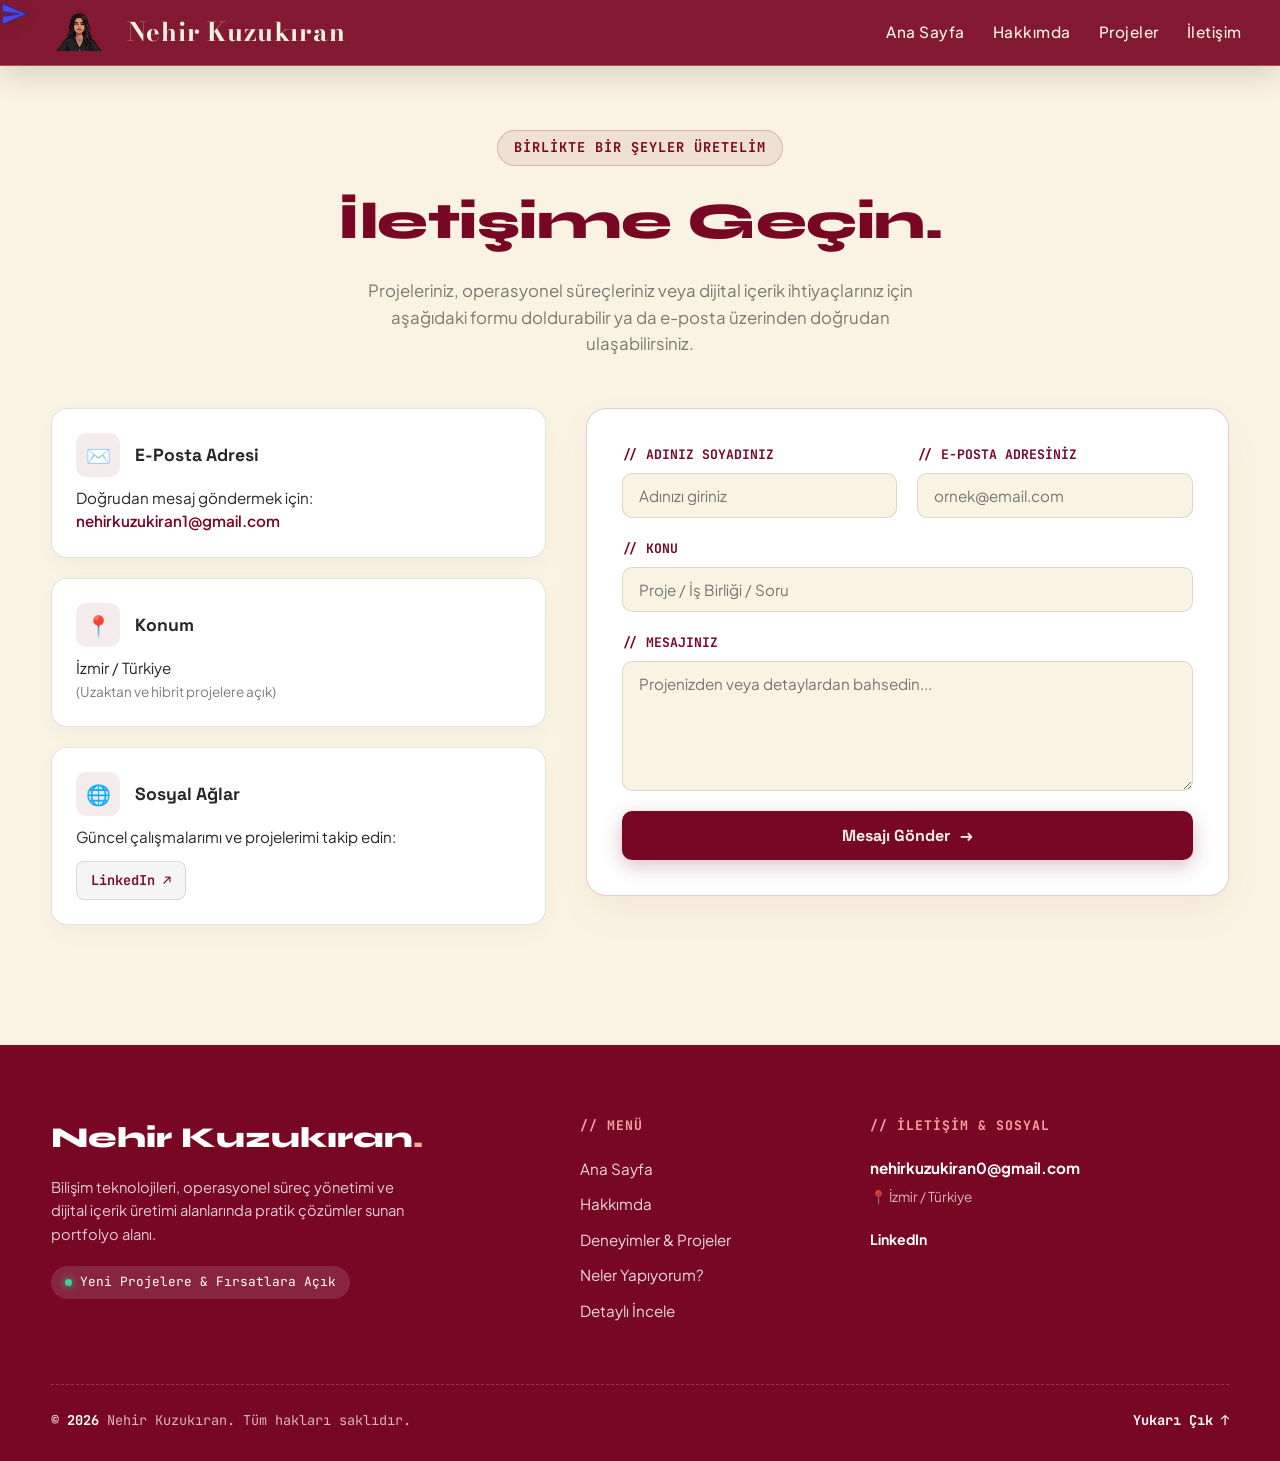
<file: iletisim.html>
<!DOCTYPE html>
<html lang="tr">
<head>
  <meta charset="UTF-8">
  <meta name="viewport" content="width=device-width, initial-scale=1.0">
  <title>İletişim — Nehir Kuzukıran</title>
  <!-- Temel SEO Etiketleri (İletişim Sayfası) -->
<meta charset="UTF-8">
<meta name="viewport" content="width=device-width, initial-scale=1.0">
<title>İletişim | Nehir Kuzukıran</title>
<meta name="description" content="Nehir Kuzukıran ile iletişime geçin. Proje teklifleri, iş birliği ve mesajlarınız için iletişim formu ve sosyal medya bağlantıları.">
<meta name="keywords" content="Nehir Kuzukıran iletişim, Nehir Kuzukıran erişim, Nehir Kuzukıran e-posta, Nehir Kuzukıran mesaj gönder">
<meta name="author" content="Nehir Kuzukıran">
<meta name="robots" content="index, follow">

<!-- Canonical URL -->
<link rel="canonical" href="https://nehirkuzukiran1.github.io/iletisim.html">

<!-- Open Graph / WhatsApp & LinkedIn Paylaşım Kartı -->
<meta property="og:type" content="website">
<meta property="og:url" content="https://nehirkuzukiran1.github.io/iletisim.html">
<meta property="og:title" content="İletişim | Nehir Kuzukıran">
<meta property="og:description" content="Benimle iletişime geçmek, soru sormak veya proje teklifinde bulunmak için iletişim formunu kullanabilirsiniz.">
<meta property="og:image" content="https://nehirkuzukiran1.github.io/img/logo.png">

<!-- Twitter / X Paylaşım Kartı -->
<meta name="twitter:card" content="summary_large_image">
<meta name="twitter:url" content="https://nehirkuzukiran1.github.io/iletisim.html">
<meta name="twitter:title" content="İletişim | Nehir Kuzukıran">
<meta name="twitter:description" content="Benimle iletişime geçmek, soru sormak veya proje teklifinde bulunmak için iletişim formunu kullanabilirsiniz.">
<meta name="twitter:image" content="https://nehirkuzukiran1.github.io/img/logo.png">
  <!-- Tipografi ve Google Font Tanımlamaları -->
  <link rel="preconnect" href="https://fonts.googleapis.com">
  <link rel="preconnect" href="https://fonts.gstatic.com" crossorigin>
  <link href="https://fonts.googleapis.com/css2?family=Bodoni+Moda:ital,opsz,wght@0,6..96,400..900;1,6..96,400..900&family=Cinzel:wght@400..700&family=Cormorant+Garamond:ital,wght@0,400;0,600;1,400&family=JetBrains+Mono:wght@500;700&family=Playfair+Display:ital,wght@0,500;0,700;1,400&family=Plus+Jakarta+Sans:wght@400;500;600&family=Space+Grotesk:wght@500;700&family=Syne:wght@600;800&display=swap" rel="stylesheet">
  
  <!-- Ana CSS ve İletişim CSS Dosyaları -->
  <link rel="stylesheet" href="Nehirkuzukiran.CSS">
  <link rel="stylesheet" href="iletisim.CSS">
  <link rel="stylesheet" href="projeler.js">
</head>
<body>

  <!-- ÖZEL KAĞIT UÇAK İMLECİ -->
  <div id="ozel-ucak-imlec">
    <svg viewBox="0 0 24 24" width="28" height="28">
      <path d="M2,21L23,12L2,3V10L17,12L2,14V21Z" fill="#4F46E5" stroke="#312E81" stroke-width="1"/>
    </svg>
  </div>

  <!-- ÜST MENÜ (HEADER / BANNER) -->
  <header class="ust-menu-alani">
    <div class="ust-menu-ic-konteyner">
      <div class="header-sol-marka">
        <a href="index.html" style="text-decoration: none; display: flex; align-items: center; gap: 10px;">
          <img src="logo.png" alt="Nehir Kuzukıran Logo" class="header-logo-img">
          <span class="header-sol-isim">Nehir Kuzukıran</span>
        </a>
      </div>
      
      <div class="header-sag-grup">
        <nav class="navigasyon-linkleri">
          <a href="index.html">Ana Sayfa</a>
          <a href="hakkimda.html">Hakkımda</a>
          <a href="projeler.html">Projeler</a> 
          <a href="iletisim.html">İletişim</a>
        </nav>
      </div>
    </div>
  </header>

  <!-- İÇERİK ALANI -->
  <main>
    <section class="iletisim-sayfasi-kapsayici">
      
      <!-- Başlık Bölümü -->
      <div class="iletisim-baslik-alani">
        <span class="iletisim-rozet">BİRLİKTE BİR ŞEYLER ÜRETELİM</span>
        <h1 class="iletisim-ana-baslik">İletişime Geçin.</h1>
        <p class="iletisim-alt-aciklama">
          Projeleriniz, operasyonel süreçleriniz veya dijital içerik ihtiyaçlarınız için aşağıdaki formu doldurabilir ya da e-posta üzerinden doğrudan ulaşabilirsiniz.
        </p>
      </div>

      <!-- 2 Sütunlu Kartlar ve Form Izgarası -->
      <div class="iletisim-grid">
        
        <!-- Sol Sütun: Bilgi Kartları -->
        <div class="iletisim-bilgi-kutusu">
          
          <div class="bilgi-karti">
            <div class="bilgi-karti-ust">
              <div class="bilgi-ikon">✉️</div>
              <div class="bilgi-baslik">E-Posta Adresi</div>
            </div>
            <div class="bilgi-icerik">
              Doğrudan mesaj göndermek için:<br>
              <a href="mailto:nehirkuzukiran0@gmail.com">nehirkuzukiran1@gmail.com</a>
            </div>
          </div>

          <div class="bilgi-karti">
            <div class="bilgi-karti-ust">
              <div class="bilgi-ikon">📍</div>
              <div class="bilgi-baslik">Konum</div>
            </div>
            <div class="bilgi-icerik">
              İzmir / Türkiye<br>
              <span style="color: var(--soluk-metin); font-size: 0.85rem;">(Uzaktan ve hibrit projelere açık)</span>
            </div>
          </div>

          <div class="bilgi-karti">
            <div class="bilgi-karti-ust">
              <div class="bilgi-ikon">🌐</div>
              <div class="bilgi-baslik">Sosyal Ağlar</div>
            </div>
            <div class="bilgi-icerik">
              Güncel çalışmalarımı ve projelerimi takip edin:
              <div class="sosyal-medya-kart-linkler">
                <a href="https://linkedin.com/in/nehirkuzukiran" target="_blank" rel="noopener" class="sosyal-btn">LinkedIn ↗</a>
              </div>
            </div>
          </div>

        </div>

        <!-- Sağ Sütun: İletişim Formu -->
<div class="iletisim-form-karti">
  <form action="https://formspree.io/f/maeyazpr" method="POST">
    
    <div class="form-satir">
      <div class="form-grup">
        <label class="form-etiket">// ADINIZ SOYADINIZ</label>
        <input type="text" name="name" class="form-girdi" placeholder="Adınızı giriniz" required>
      </div>
      <div class="form-grup">
        <label class="form-etiket">// E-POSTA ADRESİNİZ</label>
        <input type="email" name="email" class="form-girdi" placeholder="ornek@email.com" required>
      </div>
    </div>

    <div class="form-grup">
      <label class="form-etiket">// KONU</label>
      <input type="text" name="subject" class="form-girdi" placeholder="Proje / İş Birliği / Soru" required>
    </div>

    <div class="form-grup">
      <label class="form-etiket">// MESAJINIZ</label>
      <textarea name="message" class="form-metin-alani" placeholder="Projenizden veya detaylardan bahsedin..." required></textarea>
    </div>

    <button type="submit" class="form-gonder-btn">
      <span>Mesajı Gönder</span>
      <span>→</span>
    </button>

  </form>
</div>

    </section>
  </main>

  <!-- TAM GENİŞLİK BORDO FOOTER -->
  <footer class="site-footer">
    <div class="footer-kapsayici">
      
      <div class="footer-izgara">
        <div class="footer-sutun">
          <h3 class="footer-logo">Nehir Kuzukıran<span>.</span></h3>
          <p class="footer-ozet-metin">
            Bilişim teknolojileri, operasyonel süreç yönetimi ve dijital içerik üretimi alanlarında pratik çözümler sunan portfolyo alanı.
          </p>
          <div class="footer-durum-rozet">
            <span class="durum-isik"></span>
            <span>Yeni Projelere & Fırsatlara Açık</span>
          </div>
        </div>

        <div class="footer-sutun">
          <h4 class="footer-sutun-baslik">// MENÜ</h4>
          <ul class="footer-menulist">
            <li><a href="index.html">Ana Sayfa</a></li>
            <li><a href="hakkimda.html">Hakkımda</a></li>
            <li><a href="index.html#projeler">Deneyimler & Projeler</a></li>
            <li><a href="index.html#uzmanliklar">Neler Yapıyorum?</a></li>
            <li><a href="hakkimda.html">Detaylı İncele</a></li>
          </ul>
        </div>

        <div class="footer-sutun">
          <h4 class="footer-sutun-baslik">// İLETİŞİM & SOSYAL</h4>
          <div class="footer-iletisim-kutusu">
            <a href="mailto:nehirkuzukiran0@gmail.com" class="footer-eposta-link">nehirkuzukiran0@gmail.com</a>
            <span class="footer-konum">📍 İzmir / Türkiye</span>
          </div>
          <div class="footer-sosyal-medya">
            <a href="https://linkedin.com/in/nehirkuzukiran" target="_blank" rel="noopener" class="sosyal-icon">LinkedIn</a>
          </div>
        </div>
      </div>

      <div class="footer-alt-bar">
        <div class="telif-yazisi">
          <span class="telif-yil">© 2026</span> Nehir Kuzukıran. Tüm hakları saklıdır.
        </div>
        <a href="#" class="yukari-cik-btn">Yukarı Çık ↑</a>
      </div>

    </div>
  </footer>

  <!-- SCRIPTS -->
  <script>
    /* Uçak İmleci & Parıltı Efekti */
    const ucakImleci = document.getElementById('ozel-ucak-imlec');
    let sonX = 0;
    let sonY = 0;

    window.addEventListener('mousemove', (e) => {
      const x = e.clientX;
      const y = e.clientY;

      if (ucakImleci) {
        ucakImleci.style.left = `${x}px`;
        ucakImleci.style.top = `${y}px`;
      }

      const mesafeX = x - sonX;
      const mesafeY = y - sonY;
      const toplamMesafe = Math.hypot(mesafeX, mesafeY);

      if (toplamMesafe > 2) {
        if (ucakImleci) {
          const aci = Math.atan2(mesafeY, mesafeX) * (180 / Math.PI);
          ucakImleci.style.transform = `translate(-50%, -50%) rotate(${aci}deg)`;
        }

        lilaBulutIziOlustur(x, y);

        if (Math.random() < 0.6) {
          pariltiIziOlustur(x, y);
        }

        sonX = x;
        sonY = y;
      }
    });

    function lilaBulutIziOlustur(x, y) {
      const bulut = document.createElement('div');
      bulut.className = 'ucak-izi-lila-bulut';

      const boyut = Math.random() * 18 + 12;
      bulut.style.width = `${boyut}px`;
      bulut.style.height = `${boyut}px`;

      const kaymaX = (Math.random() - 0.5) * 8;
      const kaymaY = (Math.random() - 0.5) * 8;

      bulut.style.left = `${x + kaymaX}px`;
      bulut.style.top = `${y + kaymaY}px`;

      document.body.appendChild(bulut);

      setTimeout(() => {
        bulut.remove();
      }, 2500);
    }

    function pariltiIziOlustur(x, y) {
      const parilti = document.createElement('div');
      parilti.className = 'ucak-izi-parilti';

      const boyut = Math.random() * 4 + 3;
      parilti.style.width = `${boyut}px`;
      parilti.style.height = `${boyut}px`;

      const renkler = ['#C084FC', '#A855F7', '#E9D5FF', '#780723', '#818CF8'];
      const secilenRenk = renkler[Math.floor(Math.random() * renkler.length)];
      parilti.style.backgroundColor = secilenRenk;
      parilti.style.boxShadow = `0 0 ${boyut * 2}px ${secilenRenk}`;

      const hizX = (Math.random() - 0.5) * 30 + 'px';
      const hizY = (Math.random() - 0.5) * 30 + 'px';
      parilti.style.setProperty('--hizX', hizX);
      parilti.style.setProperty('--hizY', hizY);

      parilti.style.left = `${x}px`;
      parilti.style.top = `${y}px`;

      document.body.appendChild(parilti);

      setTimeout(() => {
        parilti.remove();
      }, 2000);     
    }
  </script>
</body>
</html>
</file>
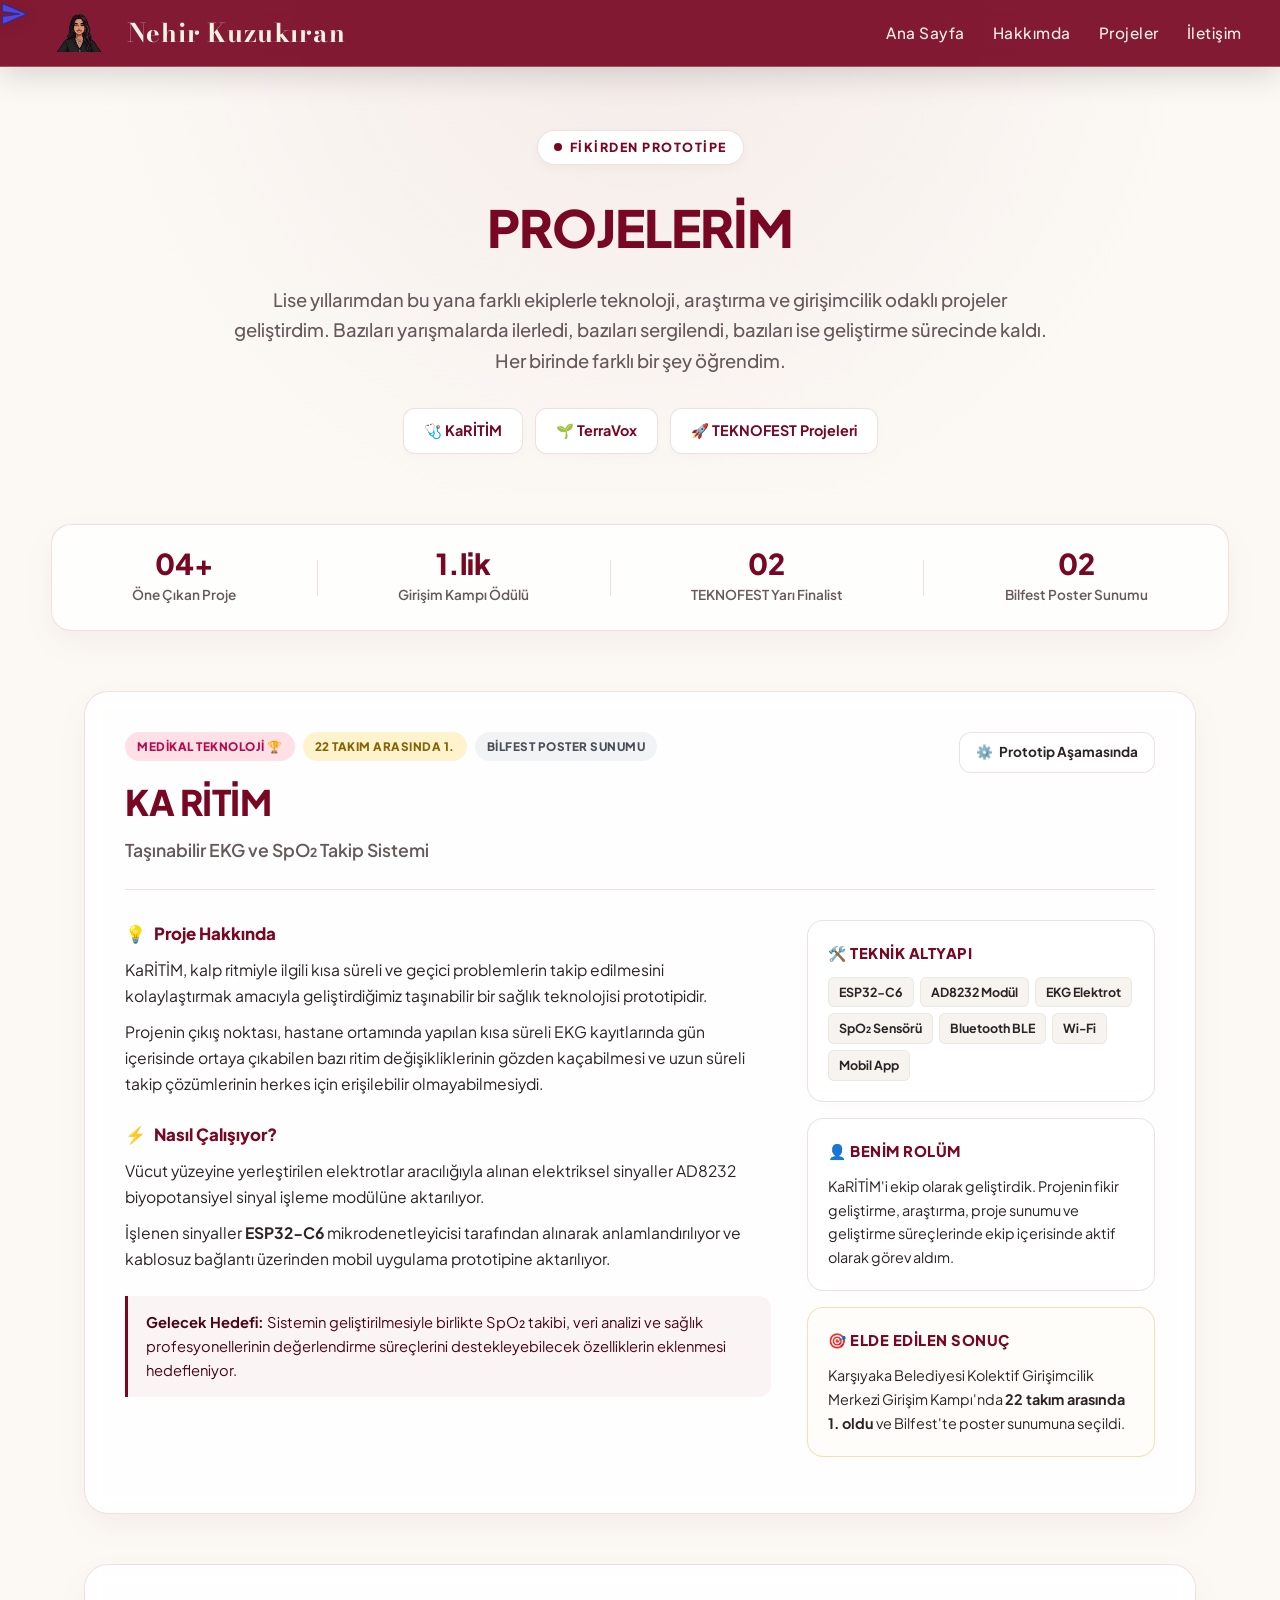
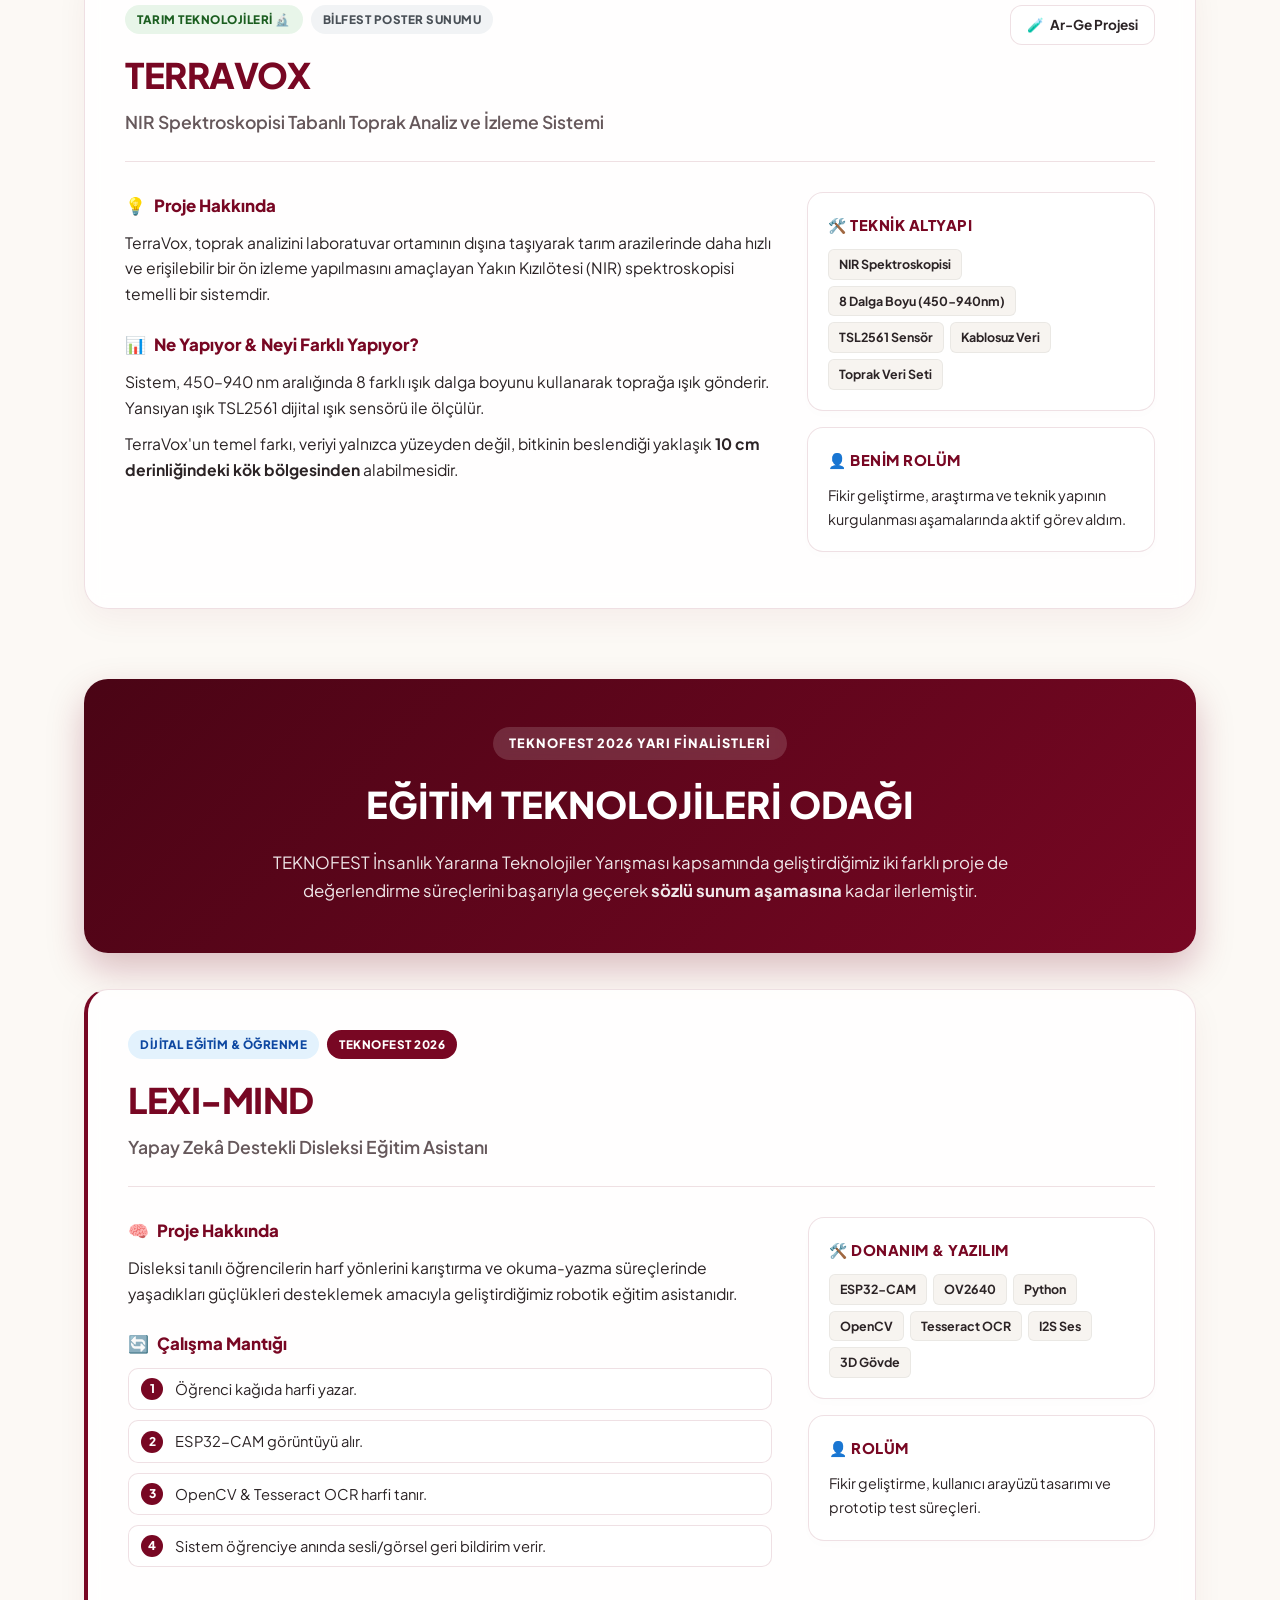
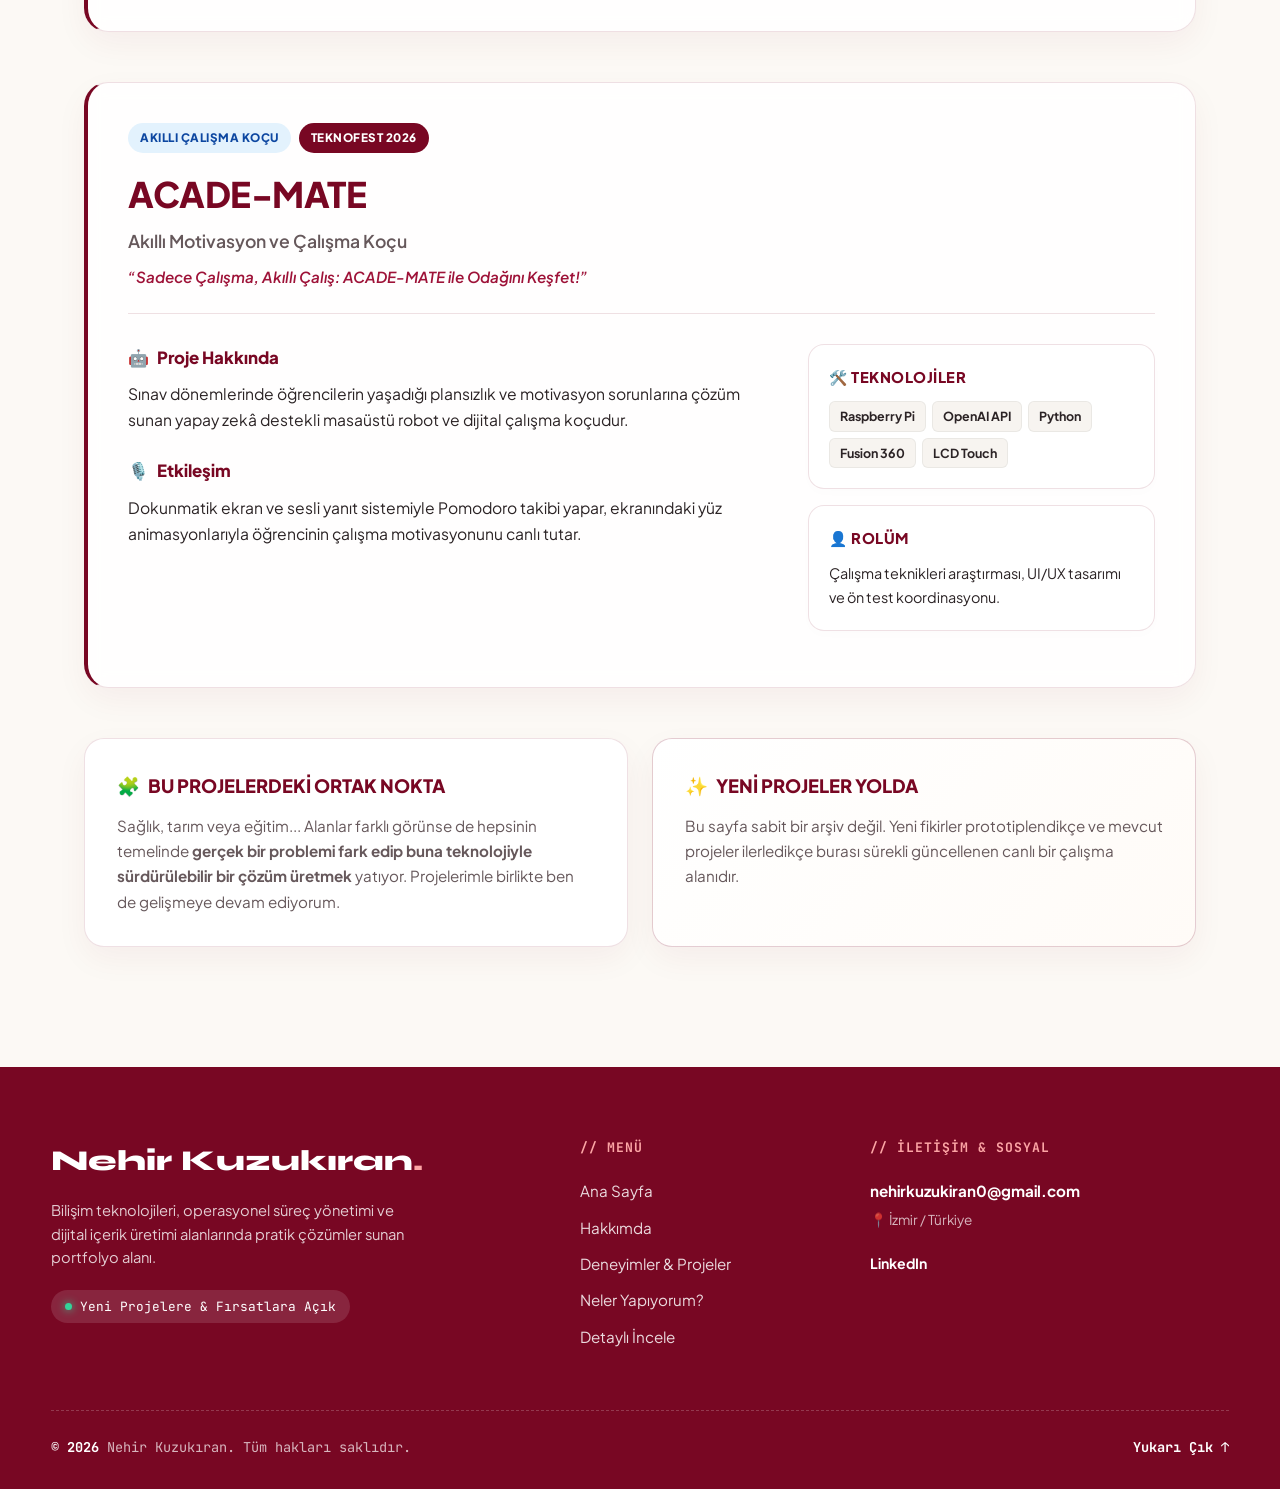
<file: projeler.html>
<!DOCTYPE html>
<html lang="tr">
<head>
  <meta charset="UTF-8">
  <meta name="viewport" content="width=device-width, initial-scale=1.0">
  <title>İletişim — Nehir Kuzukıran</title>
  <!-- Temel SEO Etiketleri (Projeler Sayfası) -->
<meta charset="UTF-8">
<meta name="viewport" content="width=device-width, initial-scale=1.0">
<title>Projelerim | Nehir Kuzukıran</title>
<meta name="description" content="Nehir Kuzukıran tarafından geliştirilen projeler, yazılım çalışmaları, web uygulamaları ve teknik detaylar.">
<meta name="keywords" content="Nehir Kuzukıran projeler, Nehir Kuzukıran software, Nehir Kuzukıran portfolyo, web projeleri, yazılım projeleri">
<meta name="author" content="Nehir Kuzukıran">
<meta name="robots" content="index, follow">

<!-- Canonical URL -->
<link rel="canonical" href="https://nehirkuzukiran1.github.io/projeler.html">

<!-- Open Graph / WhatsApp & LinkedIn Paylaşım Kartı -->
<meta property="og:type" content="article">
<meta property="og:url" content="https://nehirkuzukiran1.github.io/projeler.html">
<meta property="og:title" content="Projelerim | Nehir Kuzukıran">
<meta property="og:description" content="Geliştirdiğim projeleri, teknolojik çalışmaları ve yazılım portfolyomu inceleyin.">
<meta property="og:image" content="https://nehirkuzukiran1.github.io/img/logo.png">

<!-- Twitter / X Paylaşım Kartı -->
<meta name="twitter:card" content="summary_large_image">
<meta name="twitter:url" content="https://nehirkuzukiran1.github.io/projeler.html">
<meta name="twitter:title" content="Projelerim | Nehir Kuzukıran">
<meta name="twitter:description" content="Geliştirdiğim projeleri, teknolojik çalışmaları ve yazılım portfolyomu inceleyin.">
<meta name="twitter:image" content="https://nehirkuzukiran1.github.io/img/logo.png">
  <!-- Tipografi ve Google Font Tanımlamaları -->
  <link rel="preconnect" href="https://fonts.googleapis.com">
  <link rel="preconnect" href="https://fonts.gstatic.com" crossorigin>
  <link href="https://fonts.googleapis.com/css2?family=Bodoni+Moda:ital,opsz,wght@0,6..96,400..900;1,6..96,400..900&family=Cinzel:wght@400..700&family=Cormorant+Garamond:ital,wght@0,400;0,600;1,400&family=JetBrains+Mono:wght@500;700&family=Playfair+Display:ital,wght@0,500;0,700;1,400&family=Plus+Jakarta+Sans:wght@400;500;600&family=Space+Grotesk:wght@500;700&family=Syne:wght@600;800&display=swap" rel="stylesheet">
  
  <!-- Ana CSS ve İletişim CSS Dosyaları -->
  <link rel="stylesheet" href="Nehirkuzukiran.CSS">
  <link rel="stylesheet" href="projeler.CSS">
</head>
<body>

  <!-- ÖZEL KAĞIT UÇAK İMLECİ -->
  <div id="ozel-ucak-imlec">
    <svg viewBox="0 0 24 24" width="28" height="28">
      <path d="M2,21L23,12L2,3V10L17,12L2,14V21Z" fill="#4F46E5" stroke="#312E81" stroke-width="1"/>
    </svg>
  </div>

  <!-- ÜST MENÜ (HEADER / BANNER) -->
  <header class="ust-menu-alani">
    <div class="ust-menu-ic-konteyner">
      <div class="header-sol-marka">
        <a href="index.html" style="text-decoration: none; display: flex; align-items: center; gap: 10px;">
          <img src="logo.png" alt="Nehir Kuzukıran Logo" class="header-logo-img">
          <span class="header-sol-isim">Nehir Kuzukıran</span>
        </a>
      </div>
      
      <div class="header-sag-grup">
        <nav class="navigasyon-linkleri">
          <a href="index.html">Ana Sayfa</a>
          <a href="hakkimda.html">Hakkımda</a>
          <a href="projeler.html">Projeler</a> 
          <a href="iletisim.html">İletişim</a>
        </nav>
      </div>
    </div>
  </header>

      

  






  

  <!-- HERO SECTION -->
  <section class="projeler-hero">
    <div class="projeler-container">
      <div class="hero-badge">
        <span class="pulsing-dot"></span> FİKİRDEN PROTOTİPE
      </div>
      <h1 class="hero-baslik">PROJELERİM</h1>
      <p class="hero-ozet">
        Lise yıllarımdan bu yana farklı ekiplerle teknoloji, araştırma ve girişimcilik odaklı projeler geliştirdim. Bazıları yarışmalarda ilerledi, bazıları sergilendi, bazıları ise geliştirme sürecinde kaldı. Her birinde farklı bir şey öğrendim.
      </p>
      
      <!-- HIZLI GEZİNTİ BUTONLARI -->
      <div class="proje-nav-bar">
        <a href="#karitim" class="p-nav-btn">🩺 KaRİTİM</a>
        <a href="#terravox" class="p-nav-btn">🌱 TerraVox</a>
        <a href="#teknofest" class="p-nav-btn">🚀 TEKNOFEST Projeleri</a>
      </div>
    </div>
  </section>

  <!-- ÖZET İSTATİSTİK BANTI -->
  <section class="projeler-container">
    <div class="proje-stats-banti">
      <div class="p-stat-item">
        <span class="p-stat-num">04+</span>
        <span class="p-stat-lbl">Öne Çıkan Proje</span>
      </div>
      <div class="p-stat-divider"></div>
      <div class="p-stat-item">
        <span class="p-stat-num">1.lik</span>
        <span class="p-stat-lbl">Girişim Kampı Ödülü</span>
      </div>
      <div class="p-stat-divider"></div>
      <div class="p-stat-item">
        <span class="p-stat-num">02</span>
        <span class="p-stat-lbl">TEKNOFEST Yarı Finalist</span>
      </div>
      <div class="p-stat-divider"></div>
      <div class="p-stat-item">
        <span class="p-stat-num">02</span>
        <span class="p-stat-lbl">Bilfest Poster Sunumu</span>
      </div>
    </div>
  </section>

  <!-- PROJE LİSTESİ -->
  <section class="projeler-akisi">
    <div class="projeler-container">

      <!-- PROJE 1: KA RİTİM -->
      <article class="proje-karti" id="karitim">
        <div class="proje-header">
          <div class="p-header-left">
            <div class="proje-tags">
              <span class="p-tag tag-medikal">MEDİKAL TEKNOLOJİ 🏆</span>
              <span class="p-tag tag-odul">22 Takım Arasında 1.</span>
              <span class="p-tag tag-normal">Bilfest Poster Sunumu</span>
            </div>
            <h2 class="proje-title">KA RİTİM</h2>
            <p class="proje-subtitle">Taşınabilir EKG ve SpO₂ Takip Sistemi</p>
          </div>
          <div class="proje-status-badge">
            <span class="status-icon">⚙️</span> Prototip Aşamasında
          </div>
        </div>

        <div class="proje-body-grid">
          <!-- Sol Kolon: Fikir & Detay -->
          <div class="p-col-main">
            <div class="p-block">
              <h3><span class="icon">💡</span> Proje Hakkında</h3>
              <p>KaRİTİM, kalp ritmiyle ilgili kısa süreli ve geçici problemlerin takip edilmesini kolaylaştırmak amacıyla geliştirdiğimiz taşınabilir bir sağlık teknolojisi prototipidir.</p>
              <p>Projenin çıkış noktası, hastane ortamında yapılan kısa süreli EKG kayıtlarında gün içerisinde ortaya çıkabilen bazı ritim değişikliklerinin gözden kaçabilmesi ve uzun süreli takip çözümlerinin herkes için erişilebilir olmayabilmesiydi.</p>
            </div>

            <div class="p-block">
              <h3><span class="icon">⚡</span> Nasıl Çalışıyor?</h3>
              <p>Vücut yüzeyine yerleştirilen elektrotlar aracılığıyla alınan elektriksel sinyaller AD8232 biyopotansiyel sinyal işleme modülüne aktarılıyor.</p>
              <p>İşlenen sinyaller <strong>ESP32-C6</strong> mikrodenetleyicisi tarafından alınarak anlamlandırılıyor ve kablosuz bağlantı üzerinden mobil uygulama prototipine aktarılıyor.</p>
            </div>

            <div class="p-highlight-box">
              <strong>Gelecek Hedefi:</strong> Sistemin geliştirilmesiyle birlikte SpO₂ takibi, veri analizi ve sağlık profesyonellerinin değerlendirme süreçlerini destekleyebilecek özelliklerin eklenmesi hedefleniyor.
            </div>
          </div>

          <!-- Sağ Kolon: Teknik Kartlar -->
          <div class="p-col-side">
            <div class="p-side-card">
              <h4>🛠️ Teknik Altyapı</h4>
              <div class="tech-chips">
                <span>ESP32-C6</span>
                <span>AD8232 Modül</span>
                <span>EKG Elektrot</span>
                <span>SpO₂ Sensörü</span>
                <span>Bluetooth BLE</span>
                <span>Wi-Fi</span>
                <span>Mobil App</span>
              </div>
            </div>

            <div class="p-side-card">
              <h4>👤 Benim Rolüm</h4>
              <p>KaRİTİM'i ekip olarak geliştirdik. Projenin fikir geliştirme, araştırma, proje sunumu ve geliştirme süreçlerinde ekip içerisinde aktif olarak görev aldım.</p>
            </div>

            <div class="p-side-card success-card">
              <h4>🎯 Elde Edilen Sonuç</h4>
              <p>Karşıyaka Belediyesi Kolektif Girişimcilik Merkezi Girişim Kampı'nda <strong>22 takım arasında 1. oldu</strong> ve Bilfest'te poster sunumuna seçildi.</p>
            </div>
          </div>
        </div>
      </article>

      <!-- PROJE 2: TERRAVOX -->
      <article class="proje-karti" id="terravox">
        <div class="proje-header">
          <div class="p-header-left">
            <div class="proje-tags">
              <span class="p-tag tag-tarim">TARIM TEKNOLOJİLERİ 🔬</span>
              <span class="p-tag tag-normal">Bilfest Poster Sunumu</span>
            </div>
            <h2 class="proje-title">TERRAVOX</h2>
            <p class="proje-subtitle">NIR Spektroskopisi Tabanlı Toprak Analiz ve İzleme Sistemi</p>
          </div>
          <div class="proje-status-badge">
            <span class="status-icon">🧪</span> Ar-Ge Projesi
          </div>
        </div>

        <div class="proje-body-grid">
          <div class="p-col-main">
            <div class="p-block">
              <h3><span class="icon">💡</span> Proje Hakkında</h3>
              <p>TerraVox, toprak analizini laboratuvar ortamının dışına taşıyarak tarım arazilerinde daha hızlı ve erişilebilir bir ön izleme yapılmasını amaçlayan Yakın Kızılötesi (NIR) spektroskopisi temelli bir sistemdir.</p>
            </div>

            <div class="p-block">
              <h3><span class="icon">📊</span> Ne Yapıyor & Neyi Farklı Yapıyor?</h3>
              <p>Sistem, 450–940 nm aralığında 8 farklı ışık dalga boyunu kullanarak toprağa ışık gönderir. Yansıyan ışık TSL2561 dijital ışık sensörü ile ölçülür.</p>
              <p>TerraVox'un temel farkı, veriyi yalnızca yüzeyden değil, bitkinin beslendiği yaklaşık <strong>10 cm derinliğindeki kök bölgesinden</strong> alabilmesidir.</p>
            </div>
          </div>

          <div class="p-col-side">
            <div class="p-side-card">
              <h4>🛠️ Teknik Altyapı</h4>
              <div class="tech-chips">
                <span>NIR Spektroskopisi</span>
                <span>8 Dalga Boyu (450-940nm)</span>
                <span>TSL2561 Sensör</span>
                <span>Kablosuz Veri</span>
                <span>Toprak Veri Seti</span>
              </div>
            </div>

            <div class="p-side-card">
              <h4>👤 Benim Rolüm</h4>
              <p>Fikir geliştirme, araştırma ve teknik yapının kurgulanması aşamalarında aktif görev aldım.</p>
            </div>
          </div>
        </div>
      </article>

      <!-- TEKNOFEST SHOWCASE BANNER -->
      <div class="teknofest-hero-banner" id="teknofest">
        <div class="tf-badge">TEKNOFEST 2026 YARI FİNALİSTLERİ</div>
        <h2>EĞİTİM TEKNOLOJİLERİ ODAĞI</h2>
        <p>
          TEKNOFEST İnsanlık Yararına Teknolojiler Yarışması kapsamında geliştirdiğimiz iki farklı proje de değerlendirme süreçlerini başarıyla geçerek <strong>sözlü sunum aşamasına</strong> kadar ilerlemiştir.
        </p>
      </div>

      <!-- PROJE 3: LEXI-MIND -->
      <article class="proje-karti tf-sub-card" id="leximind">
        <div class="proje-header">
          <div class="p-header-left">
            <div class="proje-tags">
              <span class="p-tag tag-egitim">DİJİTAL EĞİTİM & ÖĞRENME</span>
              <span class="p-tag tag-tf">TEKNOFEST 2026</span>
            </div>
            <h2 class="proje-title">LEXI-MIND</h2>
            <p class="proje-subtitle">Yapay Zekâ Destekli Disleksi Eğitim Asistanı</p>
          </div>
        </div>

        <div class="proje-body-grid">
          <div class="p-col-main">
            <div class="p-block">
              <h3><span class="icon">🧠</span> Proje Hakkında</h3>
              <p>Disleksi tanılı öğrencilerin harf yönlerini karıştırma ve okuma-yazma süreçlerinde yaşadıkları güçlükleri desteklemek amacıyla geliştirdiğimiz robotik eğitim asistanıdır.</p>
            </div>

            <div class="p-block">
              <h3><span class="icon">🔄</span> Çalışma Mantığı</h3>
              <ul class="p-step-list">
                <li><span>1</span> Öğrenci kağıda harfi yazar.</li>
                <li><span>2</span> ESP32-CAM görüntüyü alır.</li>
                <li><span>3</span> OpenCV & Tesseract OCR harfi tanır.</li>
                <li><span>4</span> Sistem öğrenciye anında sesli/görsel geri bildirim verir.</li>
              </ul>
            </div>
          </div>

          <div class="p-col-side">
            <div class="p-side-card">
              <h4>🛠️ Donanım & Yazılım</h4>
              <div class="tech-chips">
                <span>ESP32-CAM</span>
                <span>OV2640</span>
                <span>Python</span>
                <span>OpenCV</span>
                <span>Tesseract OCR</span>
                <span>I2S Ses</span>
                <span>3D Gövde</span>
              </div>
            </div>

            <div class="p-side-card">
              <h4>👤 Rolüm</h4>
              <p>Fikir geliştirme, kullanıcı arayüzü tasarımı ve prototip test süreçleri.</p>
            </div>
          </div>
        </div>
      </article>

      <!-- PROJE 4: ACADE-MATE -->
      <article class="proje-karti tf-sub-card" id="academate">
        <div class="proje-header">
          <div class="p-header-left">
            <div class="proje-tags">
              <span class="p-tag tag-egitim">AKILLI ÇALIŞMA KOÇU</span>
              <span class="p-tag tag-tf">TEKNOFEST 2026</span>
            </div>
            <h2 class="proje-title">ACADE-MATE</h2>
            <p class="proje-subtitle">Akıllı Motivasyon ve Çalışma Koçu</p>
            <p class="proje-quote">“Sadece Çalışma, Akıllı Çalış: ACADE-MATE ile Odağını Keşfet!”</p>
          </div>
        </div>

        <div class="proje-body-grid">
          <div class="p-col-main">
            <div class="p-block">
              <h3><span class="icon">🤖</span> Proje Hakkında</h3>
              <p>Sınav dönemlerinde öğrencilerin yaşadığı plansızlık ve motivasyon sorunlarına çözüm sunan yapay zekâ destekli masaüstü robot ve dijital çalışma koçudur.</p>
            </div>
            <div class="p-block">
              <h3><span class="icon">🎙️</span> Etkileşim</h3>
              <p>Dokunmatik ekran ve sesli yanıt sistemiyle Pomodoro takibi yapar, ekranındaki yüz animasyonlarıyla öğrencinin çalışma motivasyonunu canlı tutar.</p>
            </div>
          </div>

          <div class="p-col-side">
            <div class="p-side-card">
              <h4>🛠️ Teknolojiler</h4>
              <div class="tech-chips">
                <span>Raspberry Pi</span>
                <span>OpenAI API</span>
                <span>Python</span>
                <span>Fusion 360</span>
                <span>LCD Touch</span>
              </div>
            </div>

            <div class="p-side-card">
              <h4>👤 Rolüm</h4>
              <p>Çalışma teknikleri araştırması, UI/UX tasarımı ve ön test koordinasyonu.</p>
            </div>
          </div>
        </div>
      </article>

      <!-- KAPANIS BÖLÜMÜ -->
      <div class="proje-footer-grid">
        <div class="pf-card">
          <h3><span>🧩</span> BU PROJELERDEKİ ORTAK NOKTA</h3>
          <p>
            Sağlık, tarım veya eğitim... Alanlar farklı görünse de hepsinin temelinde <strong>gerçek bir problemi fark edip buna teknolojiyle sürdürülebilir bir çözüm üretmek</strong> yatıyor. Projelerimle birlikte ben de gelişmeye devam ediyorum.
          </p>
        </div>
        <div class="pf-card pf-glow">
          <h3><span>✨</span> YENİ PROJELER YOLDA</h3>
          <p>
            Bu sayfa sabit bir arşiv değil. Yeni fikirler prototiplendikçe ve mevcut projeler ilerledikçe burası sürekli güncellenen canlı bir çalışma alanıdır.
          </p>
        </div>
      </div>

    </div>
  </section>

 

</body>
</html>

























  <!-- TAM GENİŞLİK BORDO FOOTER -->
  <footer class="site-footer">
    <div class="footer-kapsayici">
      
      <div class="footer-izgara">
        <div class="footer-sutun">
          <h3 class="footer-logo">Nehir Kuzukıran<span>.</span></h3>
          <p class="footer-ozet-metin">
            Bilişim teknolojileri, operasyonel süreç yönetimi ve dijital içerik üretimi alanlarında pratik çözümler sunan portfolyo alanı.
          </p>
          <div class="footer-durum-rozet">
            <span class="durum-isik"></span>
            <span>Yeni Projelere & Fırsatlara Açık</span>
          </div>
        </div>

        <div class="footer-sutun">
          <h4 class="footer-sutun-baslik">// MENÜ</h4>
          <ul class="footer-menulist">
            <li><a href="index.html">Ana Sayfa</a></li>
            <li><a href="hakkimda.html">Hakkımda</a></li>
            <li><a href="index.html#projeler">Deneyimler & Projeler</a></li>
            <li><a href="index.html#uzmanliklar">Neler Yapıyorum?</a></li>
            <li><a href="hakkimda.html">Detaylı İncele</a></li>
          </ul>
        </div>

        <div class="footer-sutun">
          <h4 class="footer-sutun-baslik">// İLETİŞİM & SOSYAL</h4>
          <div class="footer-iletisim-kutusu">
            <a href="mailto:nehirkuzukiran0@gmail.com" class="footer-eposta-link">nehirkuzukiran0@gmail.com</a>
            <span class="footer-konum">📍 İzmir / Türkiye</span>
          </div>
          <div class="footer-sosyal-medya">
            <a href="https://linkedin.com/in/nehirkuzukiran" target="_blank" rel="noopener" class="sosyal-icon">LinkedIn</a>
          </div>
        </div>
      </div>

      <div class="footer-alt-bar">
        <div class="telif-yazisi">
          <span class="telif-yil">© 2026</span> Nehir Kuzukıran. Tüm hakları saklıdır.
        </div>
        <a href="#" class="yukari-cik-btn">Yukarı Çık ↑</a>
      </div>

    </div>
  </footer>

  <!-- SCRIPTS -->
  <script>
    /* Uçak İmleci & Parıltı Efekti */
    const ucakImleci = document.getElementById('ozel-ucak-imlec');
    let sonX = 0;
    let sonY = 0;

    window.addEventListener('mousemove', (e) => {
      const x = e.clientX;
      const y = e.clientY;

      if (ucakImleci) {
        ucakImleci.style.left = `${x}px`;
        ucakImleci.style.top = `${y}px`;
      }

      const mesafeX = x - sonX;
      const mesafeY = y - sonY;
      const toplamMesafe = Math.hypot(mesafeX, mesafeY);

      if (toplamMesafe > 2) {
        if (ucakImleci) {
          const aci = Math.atan2(mesafeY, mesafeX) * (180 / Math.PI);
          ucakImleci.style.transform = `translate(-50%, -50%) rotate(${aci}deg)`;
        }

        lilaBulutIziOlustur(x, y);

        if (Math.random() < 0.6) {
          pariltiIziOlustur(x, y);
        }

        sonX = x;
        sonY = y;
      }
    });

    function lilaBulutIziOlustur(x, y) {
      const bulut = document.createElement('div');
      bulut.className = 'ucak-izi-lila-bulut';

      const boyut = Math.random() * 18 + 12;
      bulut.style.width = `${boyut}px`;
      bulut.style.height = `${boyut}px`;

      const kaymaX = (Math.random() - 0.5) * 8;
      const kaymaY = (Math.random() - 0.5) * 8;

      bulut.style.left = `${x + kaymaX}px`;
      bulut.style.top = `${y + kaymaY}px`;

      document.body.appendChild(bulut);

      setTimeout(() => {
        bulut.remove();
      }, 2500);
    }

    function pariltiIziOlustur(x, y) {
      const parilti = document.createElement('div');
      parilti.className = 'ucak-izi-parilti';

      const boyut = Math.random() * 4 + 3;
      parilti.style.width = `${boyut}px`;
      parilti.style.height = `${boyut}px`;

      const renkler = ['#C084FC', '#A855F7', '#E9D5FF', '#780723', '#818CF8'];
      const secilenRenk = renkler[Math.floor(Math.random() * renkler.length)];
      parilti.style.backgroundColor = secilenRenk;
      parilti.style.boxShadow = `0 0 ${boyut * 2}px ${secilenRenk}`;

      const hizX = (Math.random() - 0.5) * 30 + 'px';
      const hizY = (Math.random() - 0.5) * 30 + 'px';
      parilti.style.setProperty('--hizX', hizX);
      parilti.style.setProperty('--hizY', hizY);

      parilti.style.left = `${x}px`;
      parilti.style.top = `${y}px`;

      document.body.appendChild(parilti);

      setTimeout(() => {
        parilti.remove();
      }, 2000);     
    }
  </script>
</body>
</html>
</file>
<file: Nehirkuzukiran.CSS>
/* ==========================================================================
   1. RENK PALETİ VE GLOBAL DEĞİŞKENLER
   ========================================================================== */
:root {
  --ana-arka-plan: #faf3e3;
  --vurgu-bordo: #780723;
  --koyu-metin: rgba(20, 20, 22, 0.92);
  --soluk-metin: rgba(20, 20, 22, 0.55);
  --ince-cizgi: rgba(20, 20, 22, 0.12);
  --lila-bulut: rgba(216, 180, 254, 0.85);

  --font-hero: 'Space Grotesk', sans-serif;
  --font-baslik: 'Syne', sans-serif;
  --font-govde: 'Plus Jakarta Sans', sans-serif;
}

/* ==========================================================================
   2. TEMEL SIFIRLAMA VE ÖZEL İMLEÇ ALTYAPISI
   ========================================================================== */
*, *::before, *::after {
  margin: 0;
  padding: 0;
  box-sizing: border-box;
}

/* Varsayılan fare imlecini sadece masaüstü / fareli cihazlarda gizle */
@media (hover: hover) and (pointer: fine) {
  html, body, a, button, input {
    cursor: none !important;
  }
}

html {
  scroll-behavior: smooth;
  overflow-x: hidden;
  width: 100%;
}

body {
  background-color: var(--ana-arka-plan);
  color: var(--koyu-metin);
  font-family: var(--font-govde);
  line-height: 1.6;
  width: 100%;
  max-width: 100%;
  overflow-x: hidden;
  margin: 0;
  padding: 0;
}

/* ==========================================================================
   3. SAYFA BÖLÜMLERİ VE GENEL DÜZEN
   ========================================================================== */
body > main,
.container,
.main-wrapper {
  width: 100% !important;
  max-width: 100% !important;
  margin: 0 auto !important;
  padding: 0 !important;
}

section,
.hero-bolumu,
.about-section,
.basarilar-bolumu,
.uzmanlik-bolumu,
.iletisim-bolumu {
  width: 100% !important;
  max-width: 1400px !important;
  margin: 0 auto !important;
  padding-left: 4vw !important;
  padding-right: 4vw !important;
  box-sizing: border-box !important;
}

/* ==========================================================================
   4. ÖZEL UÇAK İMLECİ VE PARILTI EFEKTLERİ
   ========================================================================== */
#ozel-ucak-imlec {
  position: fixed;
  top: 0;
  left: 0;
  width: 28px;
  height: 28px;
  pointer-events: none !important;
  z-index: 999999 !important;
  will-change: transform;
  filter: drop-shadow(0 2px 6px rgba(120, 7, 35, 0.4));
}

#ozel-ucak-imlec svg {
  display: block;
  width: 100%;
  height: 100%;
}

.ucak-izi-lila-bulut {
  position: fixed;
  pointer-events: none !important;
  background: var(--lila-bulut);
  border-radius: 50%;
  z-index: 999990;
  transform: translate(-50%, -50%) scale(0.3);
  filter: blur(5px);
  box-shadow: 0 0 14px rgba(120, 7, 35, 0.5);
  animation: lilaBulutSonomu 2.5s cubic-bezier(0.16, 1, 0.3, 1) forwards;
}

@keyframes lilaBulutSonomu {
  0% { opacity: 0.9; transform: translate(-50%, -50%) scale(0.4); }
  35% { opacity: 0.75; transform: translate(-50%, -50%) scale(1.7); }
  100% { opacity: 0; transform: translate(-50%, -50%) scale(3.5); filter: blur(12px); }
}

.ucak-izi-parilti {
  position: fixed;
  pointer-events: none !important;
  border-radius: 50%;
  z-index: 999995;
  transform: translate(-50%, -50%);
  animation: pariltiKaybolma 2s ease-out forwards;
}

@keyframes pariltiKaybolma {
  0% { opacity: 1; transform: translate(-50%, -50%) scale(1) rotate(0deg); }
  100% { opacity: 0; transform: translate(calc(-50% + var(--hizX)), calc(-50% + var(--hizY))) scale(0.1) rotate(220deg); }
}

/* ==========================================================================
   5. ÜST MENÜ (HEADER)
   ========================================================================== */
.ust-menu-alani {
  position: fixed;
  top: 0;
  left: 0;
  width: 100%;
  padding: 12px 3vw;
  background: rgba(120, 7, 35, 0.92);
  backdrop-filter: blur(12px) saturate(160%);
  -webkit-backdrop-filter: blur(12px) saturate(160%);
  z-index: 1000;
  border-bottom: 1px solid rgba(250, 243, 227, 0.25);
  box-shadow: 0 8px 32px rgba(0, 0, 0, 0.15);
}

.ust-menu-ic-konteyner {
  display: flex;
  justify-content: space-between;
  align-items: center;
  width: 100%;
  max-width: 1400px;
  margin: 0 auto;
}

.header-sol-marka {
  display: flex;
  align-items: center;
  gap: 12px;
}

.header-logo-img {
  height: 38px;
  width: auto;
  display: block;
  object-fit: contain;
}

.header-sol-isim {
  font-family: 'Bodoni Moda', 'Playfair Display', serif;
  font-size: 1.6rem;
  font-weight: 700;
  letter-spacing: 0.8px;
  color: #FAF3E3;
  white-space: nowrap;
}

.header-sag-grup {
  display: flex;
  align-items: center;
}

.navigasyon-linkleri {
  display: flex;
  gap: 28px;
}

.navigasyon-linkleri a {
  color: #faf3e3;
  text-decoration: none;
  font-size: clamp(0.85rem, 1.2vw, 1rem);
  font-weight: 500;
  letter-spacing: 0.5px;
  transition: all 0.3s ease;
}

.navigasyon-linkleri a:hover {
  color: #ffffff;
  text-shadow: 0 0 10px rgba(255, 255, 255, 0.8);
}

/* ==========================================================================
   6. HERO / GİRİŞ BÖLÜMÜ
   ========================================================================== */
.hero-bolumu {
  position: relative;
  min-height: 85vh;
  padding-top: 140px;
  padding-bottom: 60px;
  display: flex;
  flex-direction: column;
  align-items: center;
  justify-content: center;
  overflow: hidden;
}

.kose-avatar-alani {
  position: absolute;
  left: 3vw;
  top: 50%;
  transform: translateY(-50%);
  width: 220px;
  height: 320px;
  z-index: 5;
  display: flex;
  flex-direction: column;
  align-items: center;
  justify-content: flex-end;
}

.avatar-animation-box {
  position: relative;
  width: 100%;
  height: 100%;
}

.pixel-avatar-gorsel {
  width: 100%;
  height: 100%;
  object-fit: contain;
  object-position: bottom center;
  image-rendering: pixelated;
  transition: transform 0.3s ease, filter 0.3s ease;
}

.avatar-sallama {
  position: absolute;
  top: 0;
  left: 0;
  opacity: 0;
}

.kose-avatar-alani:hover .avatar-durus { animation: avatarSallaBir 0.30s infinite alternate steps(1); }
.kose-avatar-alani:hover .avatar-sallama { animation: avatarSallaIki 0.30s infinite alternate steps(1); }

@keyframes avatarSallaBir { 0% { opacity: 1; } 50% { opacity: 0; } 100% { opacity: 1; } }
@keyframes avatarSallaIki { 0% { opacity: 0; } 50% { opacity: 1; } 100% { opacity: 0; } }

.kose-avatar-alani:hover .pixel-avatar-gorsel {
  transform: scale(1.02) translateY(-4px);
  filter: drop-shadow(0 14px 25px rgba(120, 7, 35, 0.28));
}

.konusma-balonu {
  position: absolute;
  top: 0px;
  left: 50%;
  transform: translateX(-50%);
  background-color: #ffffff;
  color: #333333;
  padding: 8px 14px;
  border-radius: 10px;
  font-size: 0.8rem;
  font-weight: 600;
  white-space: nowrap;
  box-shadow: 0 4px 12px rgba(0, 0, 0, 0.1);
  border: 1px solid rgba(120, 7, 35, 0.2);
  opacity: 0;
  visibility: hidden;
  transition: all 0.3s ease;
  pointer-events: none;
  z-index: 10;
}

.konusma-balonu::after {
  content: '';
  position: absolute;
  bottom: -5px;
  left: 50%;
  transform: translateX(-50%);
  border-width: 5px 5px 0;
  border-style: solid;
  border-color: #ffffff transparent;
}

.kose-avatar-alani:hover .konusma-balonu {
  opacity: 1;
  visibility: visible;
  top: -25px;
}

.hero-isim-alani {
  position: relative;
  width: 100%;
  height: 140px;
  margin: 0 auto 20px auto;
  display: flex;
  justify-content: center;
  align-items: center;
  text-align: center;
  z-index: 2;
}

#yildizlar-tuval {
  position: absolute;
  top: 0;
  left: 0;
  width: 100%;
  height: 100%;
  pointer-events: none;
  z-index: 1;
}

.dinamik-yazi-tipi {
  position: relative;
  z-index: 2;
  font-size: clamp(2.5rem, 5.5vw, 4.8rem);
  color: var(--vurgu-bordo);
  text-align: center;
  margin: 0;
  white-space: nowrap;
}

.font-zarif-1 { font-family: 'Playfair Display', serif; font-weight: 700; letter-spacing: -1.5px; }
.font-zarif-2 { font-family: 'Cinzel', serif; font-weight: 700; letter-spacing: -2.5px; }
.font-zarif-3 { font-family: 'Cormorant Garamond', serif; font-weight: 700; letter-spacing: 0.5px; }
.font-zarif-4 { font-family: 'Bodoni Moda', serif; font-weight: 700; letter-spacing: -2px; }
.font-sert-1  { font-family: 'Space Grotesk', sans-serif; font-weight: 700; letter-spacing: -1px; }
.font-sert-3  { font-family: 'JetBrains Mono', monospace; font-weight: 700; letter-spacing: -3.5px; }

.hero-bio {
  max-width: 650px;
  margin: 15px auto 25px auto;
  font-size: 1.05rem;
  line-height: 1.6;
  color: #4a4a4a;
  text-align: center;
}

.hero-btn-wrapper {
  text-align: center;
  margin-top: 15px;
}

.hero-about-btn {
  display: inline-block;
  padding: 10px 24px;
  color: #780723;
  font-family: monospace;
  font-weight: bold;
  font-size: 0.95rem;
  text-decoration: none;
  letter-spacing: 1px;
  border: 1px solid #780723;
  transition: all 0.3s ease;
}

.hero-about-btn:hover {
  color: #FAF3E3;
  background-color: #780723;
  border-radius: 6px;
  box-shadow: 0 4px 12px rgba(120, 7, 35, 0.25);
}

/* ==========================================================================
   7. HAKKIMDA BÖLÜMÜ
   ========================================================================== */
.about-section {
  padding: 90px 0;
  border-bottom: 1px solid rgba(0, 0, 0, 0.08);
}

.bolum-basligi {
  font-family: 'JetBrains Mono', monospace;
  font-size: 1rem;
  color: var(--vurgu-bordo);
  margin-bottom: 30px;
  letter-spacing: 1.5px;
}

.about-container {
  display: flex !important;
  align-items: center !important;
  justify-content: space-between !important;
  gap: 60px !important;
  width: 100% !important;
}

.about-photo-wrapper {
  flex: 0 0 380px;
  display: flex;
  justify-content: center;
  align-items: center;
}

.about-photo {
  width: 100%;
  max-width: 380px;
  height: auto;
  border-radius: 14px;
  object-fit: cover;
  box-shadow: 0 16px 35px rgba(0, 0, 0, 0.14);
  transition: transform 0.3s ease, box-shadow 0.3s ease;
}

.about-photo:hover {
  transform: translateY(-6px);
  box-shadow: 0 20px 40px rgba(0, 0, 0, 0.18);
}

.about-content {
  flex: 1;
  display: flex;
  flex-direction: column;
  justify-content: center;
}

.about-subtitle {
  font-size: 2.2rem;
  color: #780723;
  font-weight: 700;
  margin-bottom: 20px;
  font-family: 'Syne', serif;
}

.about-text {
  font-size: 1.15rem;
  line-height: 1.8;
  color: #333333;
  margin-bottom: 32px;
}

.about-details-btn {
  align-self: flex-start;
  display: inline-block;
  padding: 12px 30px;
  color: #780723;
  font-family: monospace;
  font-weight: bold;
  font-size: 1rem;
  text-decoration: none;
  letter-spacing: 1px;
  border: 1px solid #780723;
  border-radius: 6px;
  transition: all 0.3s ease;
}

.about-details-btn:hover {
  background-color: #780723;
  color: #FAF3E3;
  box-shadow: 0 6px 18px rgba(120, 7, 35, 0.28);
}

/* ==========================================================================
   8. ÖNE ÇIKAN BAŞARILAR VE PROJELER BÖLÜMÜ
   ========================================================================== */
.basarilar-bolumu {
  padding: 80px 0;
  border-bottom: 1px solid var(--ince-cizgi);
}

.basarilar-header {
  margin-bottom: 40px;
}

.basarilar-rozet, .bolum-rozet {
  font-family: 'JetBrains Mono', monospace;
  font-size: 0.85rem;
  color: var(--vurgu-bordo);
  letter-spacing: 1.5px;
  font-weight: 700;
}

.basarilar-ana-baslik {
  font-family: var(--font-baslik);
  font-size: clamp(1.8rem, 3vw, 2.8rem);
  color: var(--koyu-metin);
  margin: 10px 0 15px 0;
  line-height: 1.2;
}

.basarilar-alt-aciklama {
  font-size: 1.05rem;
  color: var(--soluk-metin);
  max-width: 680px;
}

.basarilar-izgarasi {
  display: grid !important;
  grid-template-columns: repeat(auto-fit, minmax(300px, 1fr)) !important;
  gap: 25px !important;
  width: 100% !important;
}

.basari-karti {
  background: rgba(255, 255, 255, 0.6);
  border: 1px solid var(--ince-cizgi);
  border-radius: 12px;
  padding: 24px;
  display: flex;
  flex-direction: column;
  justify-content: space-between;
  transition: all 0.35s cubic-bezier(0.16, 1, 0.3, 1);
}

.basari-karti:hover {
  transform: translateY(-6px);
  background: #ffffff;
  border-color: var(--vurgu-bordo);
  box-shadow: 0 12px 28px rgba(120, 7, 35, 0.08);
}

.kart-vurgulu {
  border: 1px solid rgba(120, 7, 35, 0.3);
  background: rgba(120, 7, 35, 0.02);
}

.kart-ust {
  display: flex;
  justify-content: space-between;
  align-items: center;
  margin-bottom: 14px;
  font-size: 0.8rem;
  font-family: 'JetBrains Mono', monospace;
}

.proje-etiket { color: var(--soluk-metin); }
.proje-durum {
  background: rgba(20, 20, 22, 0.06);
  padding: 4px 8px;
  border-radius: 4px;
  font-weight: 600;
}
.proje-durum.odul {
  background: rgba(120, 7, 35, 0.1);
  color: var(--vurgu-bordo);
}

.kart-baslik {
  font-family: var(--font-baslik);
  font-size: 1.35rem;
  color: var(--vurgu-bordo);
  margin-bottom: 10px;
}

.kart-ozet {
  font-size: 0.92rem;
  line-height: 1.6;
  color: var(--koyu-metin);
  margin-bottom: 18px;
}

.kart-odul-kutusu {
  font-size: 0.85rem;
  font-weight: 600;
  color: var(--vurgu-bordo);
  margin-bottom: 18px;
  padding-top: 10px;
  border-top: 1px dashed var(--ince-cizgi);
}

.kart-link-btn {
  display: inline-flex;
  align-items: center;
  gap: 8px;
  text-decoration: none;
  color: var(--koyu-metin);
  font-weight: 700;
  font-size: 0.88rem;
  transition: color 0.3s ease;
  margin-top: auto;
}

.kart-link-btn svg { transition: transform 0.3s ease; }
.basari-karti:hover .kart-link-btn { color: var(--vurgu-bordo); }
.basari-karti:hover .kart-link-btn svg { transform: translateX(5px); }

/* ==========================================================================
   9. UZMANLIK ALANLARI BÖLÜMÜ
   ========================================================================== */
.uzmanlik-bolumu {
  padding: 80px 0 60px 0;
  border-top: 1px solid rgba(20, 20, 22, 0.15);
}

.uzmanlik-izgarasi {
  display: grid;
  grid-template-columns: repeat(3, 1fr) !important;
  gap: 40px !important;
  margin-top: 25px;
}

.sutun-baslik {
  font-family: 'Syne', sans-serif;
  font-size: 1.1rem;
  font-weight: 800;
  color: var(--vurgu-bordo, #780723);
  margin-bottom: 20px;
  letter-spacing: -0.3px;
}

.uzmanlik-liste {
  list-style: none;
  padding: 0;
  margin: 0;
}

.uzmanlik-liste li {
  font-size: 0.95rem;
  color: var(--koyu-metin, #2b2b2e);
  padding: 12px 0;
  border-bottom: 1px solid rgba(20, 20, 22, 0.12);
  line-height: 1.4;
}

.uzmanlik-liste li:last-child { border-bottom: none; }

/* ==========================================================================
   10. İLETİŞİM BÖLÜMÜ
   ========================================================================== */
.iletisim-bolumu {
  padding: 90px 0;
  text-align: center;
}

.iletisim-kapsayici {
  background: #ffffff;
  border: 1px solid rgba(120, 7, 35, 0.2);
  border-radius: 20px;
  padding: 60px 40px;
  box-shadow: 0 16px 40px rgba(120, 7, 35, 0.05);
  max-width: 900px !important;
  margin: 0 auto;
}

.iletisim-baslik {
  font-family: 'Syne', sans-serif;
  font-size: clamp(2rem, 3.5vw, 3rem);
  font-weight: 800;
  color: var(--vurgu-bordo);
  margin-bottom: 15px;
  letter-spacing: -1px;
}

.iletisim-alt-yazi {
  font-size: 1.1rem;
  color: var(--soluk-metin);
  max-width: 600px;
  margin: 0 auto 35px auto;
  line-height: 1.6;
}

.iletisim-eylemler {
  display: flex;
  align-items: center;
  justify-content: center;
  gap: 20px;
  flex-wrap: wrap;
}

.btn-eposta {
  display: inline-block;
  padding: 14px 32px;
  background-color: var(--vurgu-bordo);
  color: #FAF3E3;
  text-decoration: none;
  font-weight: 700;
  font-size: 1rem;
  border-radius: 8px;
  transition: all 0.3s ease;
  box-shadow: 0 6px 20px rgba(120, 7, 35, 0.25);
}

.btn-eposta:hover {
  background-color: #580419;
  transform: translateY(-3px);
  box-shadow: 0 10px 25px rgba(120, 7, 35, 0.35);
}

.iletisim-link {
  display: inline-block;
  padding: 14px 24px;
  color: var(--koyu-metin);
  text-decoration: none;
  font-weight: 600;
  font-size: 1rem;
  border: 1px solid var(--ince-cizgi);
  border-radius: 8px;
  transition: all 0.3s ease;
}

.iletisim-link:hover {
  border-color: var(--vurgu-bordo);
  color: var(--vurgu-bordo);
  background-color: rgba(120, 7, 35, 0.04);
  transform: translateY(-3px);
}

/* ==========================================================================
   11. BORDO FOOTER (GÜVENLİ FULL-WIDTH)
   ========================================================================== */
.site-footer {
  background-color: var(--vurgu-bordo, #780723);
  color: #ffffff;
  padding: 70px 0 30px 0;
  margin-top: 40px;
  width: 100%;
  position: relative;
  box-sizing: border-box;
}

.footer-kapsayici {
  max-width: 1400px;
  margin: 0 auto;
  padding: 0 4vw;
}

.footer-izgara {
  display: grid;
  grid-template-columns: 2fr 1fr 1.5fr;
  gap: 50px;
  padding-bottom: 50px;
  border-bottom: 1px dashed rgba(255, 255, 255, 0.2);
}

.footer-logo {
  font-family: 'Syne', sans-serif;
  font-size: 1.8rem;
  font-weight: 800;
  color: #ffffff;
  margin-bottom: 15px;
}

.footer-logo span { color: #fca5a5; }

.footer-ozet-metin {
  font-size: 0.92rem;
  color: rgba(255, 255, 255, 0.8);
  line-height: 1.6;
  max-width: 380px;
  margin-bottom: 20px;
}

.footer-durum-rozet {
  display: inline-flex;
  align-items: center;
  gap: 8px;
  font-family: 'JetBrains Mono', monospace;
  font-size: 0.8rem;
  color: #ffffff;
  background: rgba(255, 255, 255, 0.12);
  padding: 6px 14px;
  border-radius: 20px;
}

.durum-isik {
  width: 7px;
  height: 7px;
  background-color: #34d399;
  border-radius: 50%;
  display: inline-block;
  box-shadow: 0 0 8px #34d399;
}

.footer-sutun-baslik {
  font-family: 'JetBrains Mono', monospace;
  font-size: 0.82rem;
  color: #fca5a5;
  letter-spacing: 1px;
  margin-bottom: 20px;
  font-weight: 700;
}

.footer-menulist {
  list-style: none;
  padding: 0;
  margin: 0;
}

.footer-menulist li { margin-bottom: 10px; }

.footer-menulist a {
  text-decoration: none;
  color: rgba(255, 255, 255, 0.85);
  font-size: 0.95rem;
  transition: color 0.3s ease;
}

.footer-menulist a:hover { color: #ffffff; }

.footer-iletisim-kutusu {
  display: flex;
  flex-direction: column;
  gap: 6px;
  margin-bottom: 20px;
}

.footer-eposta-link {
  color: #ffffff;
  font-weight: 700;
  text-decoration: none;
  font-size: 0.95rem;
}

.footer-konum {
  font-size: 0.85rem;
  color: rgba(255, 255, 255, 0.7);
}

.footer-sosyal-medya {
  display: flex;
  gap: 15px;
}

.sosyal-icon {
  text-decoration: none;
  color: #ffffff;
  font-size: 0.88rem;
  font-weight: 700;
}

.footer-alt-bar {
  display: flex;
  justify-content: space-between;
  align-items: center;
  padding-top: 25px;
  font-family: 'JetBrains Mono', monospace;
  font-size: 0.85rem;
  color: rgba(255, 255, 255, 0.7);
}

.telif-yil { color: #ffffff; font-weight: 700; }
.yukari-cik-btn { text-decoration: none; color: #ffffff; font-weight: 700; }

/* ==========================================================================
   12. RESPONSIVE (MOBİL VE TABLET) DÜZENLEMELERİ
   ========================================================================== */
@media (max-width: 1100px) {
  .kose-avatar-alani {
    position: relative;
    left: auto;
    top: auto;
    transform: none;
    height: 240px;
    width: 180px;
    margin-bottom: 20px;
  }

  .hero-bolumu {
    min-height: auto;
    padding-top: 120px;
  }
}

@media (max-width: 900px) {
  .about-container {
    flex-direction: column !important;
    text-align: center;
    gap: 30px !important;
  }

  .about-content { align-items: center; }
  .about-details-btn { align-self: center; }

  .about-photo-wrapper {
    width: 100%;
    max-width: 300px;
  }

  .uzmanlik-izgarasi {
    grid-template-columns: 1fr !important;
    gap: 30px !important;
  }

  .footer-izgara {
    grid-template-columns: 1fr;
    gap: 35px;
  }

  .iletisim-kapsayici {
    padding: 40px 20px;
  }
}

@media (max-width: 768px) {
  .ust-menu-ic-konteyner {
    flex-direction: column;
    align-items: flex-start;
    gap: 12px;
  }

  .navigasyon-linkleri {
    width: 100%;
    justify-content: space-between;
  }
}

@media (max-width: 480px) {
  .dinamik-yazi-tipi { white-space: normal; }
}
/* NASIL ÇALIŞIYORUM BÖLÜMÜ STİLLERİ */
.nasil-calisiyorum-bolumu {
  max-width: 1100px;
  margin: 0 auto;
  padding: 70px 20px;
}

.calisma-izgarasi {
  display: grid;
  grid-template-columns: repeat(auto-fit, minmax(300px, 1fr));
  gap: 24px;
}

.calisma-karti {
  background: #ffffff;
  border: 1px solid var(--ince-cizgi, rgba(20, 20, 22, 0.12));
  border-radius: 12px;
  padding: 28px 24px;
  transition: transform 0.2s ease, box-shadow 0.2s ease;
}

.calisma-karti:hover {
  transform: translateY(-4px);
  box-shadow: 0 8px 20px rgba(120, 7, 35, 0.06);
}

.calisma-ikon {
  font-size: 1.8rem;
  margin-bottom: 12px;
}

.calisma-baslik {
  font-family: var(--font-baslik, 'Syne', sans-serif);
  color: var(--vurgu-bordo, #780723);
  font-size: 1.15rem;
  margin-bottom: 10px;
}

.calisma-metin {
  font-size: 0.9rem;
  color: var(--soluk-metin, rgba(20, 20, 22, 0.65));
  line-height: 1.6;
}
.deneyimler-bolumu {
  max-width: 1100px;
  margin: 0 auto;
  padding: 70px 20px;
}

.deneyim-hikaye-alani {
  margin-bottom: 40px;
}

.hikaye-metni-kutusu {
  background: rgba(255, 255, 255, 0.5);
  border-left: 3px solid var(--vurgu-bordo, #780723);
  padding: 24px 28px;
  border-radius: 0 12px 12px 0;
  display: flex;
  flex-direction: column;
  gap: 14px;
}

.hikaye-metni-kutusu p {
  font-size: 0.98rem;
  color: var(--koyu-metin, rgba(20, 20, 22, 0.92));
  line-height: 1.7;
}

.hikaye-metni-kutusu strong {
  color: var(--vurgu-bordo, #780723);
}

.kart-link-btn {
  display: inline-flex;
  align-items: center;
  gap: 8px;
  margin-top: 15px;
  font-family: var(--font-mono, monospace);
  font-size: 0.8rem;
  font-weight: 700;
  color: var(--vurgu-bordo, #780723);
  text-decoration: none;
  transition: gap 0.2s ease;
}

.kart-link-btn:hover {
  gap: 12px;
}
/* PROJELER & BAŞARILAR BÖLÜMÜ STİLLERİ */
.projeler-basarilar-bolumu {
  max-width: 1100px;
  margin: 0 auto;
  padding: 70px 20px;
}

.projeler-izgarasi {
  display: grid;
  grid-template-columns: repeat(auto-fit, minmax(300px, 1fr));
  gap: 24px;
}

.proje-karti {
  background: #ffffff;
  border: 1px solid var(--ince-cizgi, rgba(20, 20, 22, 0.12));
  border-radius: 12px;
  padding: 28px 24px;
  display: flex;
  flex-direction: column;
  justify-content: space-between;
  transition: transform 0.2s ease, box-shadow 0.2s ease;
}

.proje-karti:hover {
  transform: translateY(-4px);
  box-shadow: 0 8px 20px rgba(120, 7, 35, 0.06);
}

.proje-kart-ust {
  display: flex;
  justify-content: space-between;
  align-items: center;
  margin-bottom: 16px;
}

.proje-ikon {
  font-size: 1.8rem;
}

.proje-rozet {
  font-family: var(--font-mono, monospace);
  font-size: 0.75rem;
  font-weight: 700;
  padding: 4px 10px;
  border-radius: 6px;
}

.birincilik-rozet {
  background: #fef3c7;
  color: #92400e;
}

.teknofest-rozet {
  background: #e0f2fe;
  color: #0369a1;
}

.bilfest-rozet {
  background: #f3e8ff;
  color: #6b21a8;
}

.proje-baslik {
  font-family: var(--font-baslik, 'Syne', sans-serif);
  color: var(--vurgu-bordo, #780723);
  font-size: 1.25rem;
  margin-bottom: 12px;
}

.proje-aciklama {
  font-size: 0.92rem;
  color: var(--soluk-metin, rgba(20, 20, 22, 0.65));
  line-height: 1.6;
  margin-bottom: 24px;
}

.proje-kart-alt {
  border-top: 1px dashed var(--ince-cizgi, rgba(20, 20, 22, 0.12));
  padding-top: 16px;
}

.proje-link-btn {
  display: inline-flex;
  align-items: center;
  gap: 8px;
  font-family: var(--font-mono, monospace);
  font-size: 0.82rem;
  font-weight: 700;
  color: var(--vurgu-bordo, #780723);
  text-decoration: none;
  transition: gap 0.2s ease;
}

.proje-link-btn:hover {
  gap: 12px;
}
/* SOSYAL MEDYA BÖLÜMÜ STİLLERİ */
.sosyal-medya-bolumu {
  max-width: 1100px;
  margin: 0 auto;
  padding: 70px 20px;
}

.sosyal-metin-kutusu {
  background: rgba(255, 255, 255, 0.5);
  border-left: 3px solid var(--vurgu-bordo, #780723);
  padding: 24px 28px;
  border-radius: 0 12px 12px 0;
  display: flex;
  flex-direction: column;
  gap: 14px;
  margin-bottom: 35px;
}

.sosyal-metin-kutusu p {
  font-size: 0.98rem;
  color: var(--koyu-metin, rgba(20, 20, 22, 0.92));
  line-height: 1.7;
}

.sosyal-metin-kutusu strong {
  color: var(--vurgu-bordo, #780723);
}

.sosyal-platform-izgarasi {
  display: grid;
  grid-template-columns: 1fr;
}

.platform-karti {
  background: #ffffff;
  border: 1px solid var(--ince-cizgi, rgba(20, 20, 22, 0.12));
  border-radius: 12px;
  padding: 32px 28px;
  display: flex;
  flex-direction: column;
  justify-content: space-between;
  transition: transform 0.2s ease, box-shadow 0.2s ease;
}

.platform-karti:hover {
  transform: translateY(-4px);
  box-shadow: 0 8px 20px rgba(120, 7, 35, 0.06);
}

.platform-ust {
  display: flex;
  justify-content: space-between;
  align-items: center;
  margin-bottom: 16px;
}

.platform-baslik-grup {
  display: flex;
  align-items: center;
  gap: 12px;
}

.platform-ikon {
  font-size: 1.8rem;
}

.platform-isim {
  font-family: var(--font-baslik, 'Syne', sans-serif);
  color: var(--vurgu-bordo, #780723);
  font-size: 1.4rem;
}

.platform-rozet {
  font-family: var(--font-mono, monospace);
  font-size: 0.75rem;
  font-weight: 700;
  background: #e0f2fe;
  color: #0369a1;
  padding: 4px 12px;
  border-radius: 6px;
}

.platform-aciklama {
  font-size: 1rem;
  color: var(--soluk-metin, rgba(20, 20, 22, 0.65));
  line-height: 1.6;
  margin-bottom: 24px;
}

.platform-alt {
  border-top: 1px dashed var(--ince-cizgi, rgba(20, 20, 22, 0.12));
  padding-top: 18px;
}

.platform-link-btn {
  display: inline-flex;
  align-items: center;
  gap: 8px;
  font-family: var(--font-mono, monospace);
  font-size: 0.85rem;
  font-weight: 700;
  color: var(--vurgu-bordo, #780723);
  text-decoration: none;
  transition: gap 0.2s ease;
}

.platform-link-btn:hover {
  gap: 12px;
}
/* BENİM HİKÂYEM BÖLÜMÜ STİLLERİ */
.benim-hikayem-bolumu {
  max-width: 1100px;
  margin: 0 auto;
  padding: 70px 20px;
}

.hikaye-kapsayici {
  background: #ffffff;
  border: 1px solid var(--ince-cizgi, rgba(20, 20, 22, 0.12));
  border-radius: 16px;
  padding: 40px 36px;
  box-shadow: 0 4px 15px rgba(0, 0, 0, 0.02);
}

.hikaye-icerik-kutusu {
  display: flex;
  flex-direction: column;
  gap: 18px;
  max-width: 850px;
}

.hikaye-paragraf {
  font-size: 1.05rem;
  color: var(--koyu-metin, rgba(20, 20, 22, 0.92));
  line-height: 1.8;
}

.hikaye-paragraf strong {
  color: var(--vurgu-bordo, #780723);
  font-weight: 700;
}

.hikaye-vurgu-notu {
  margin-top: 10px;
  padding-top: 20px;
  border-top: 1px dashed var(--ince-cizgi, rgba(20, 20, 22, 0.12));
  font-family: var(--font-baslik, 'Syne', sans-serif);
  font-size: 1.2rem;
  color: var(--vurgu-bordo, #780723);
  font-weight: 700;
}

@media (max-width: 600px) {
  .hikaye-kapsayici {
    padding: 28px 20px;
  }
  
  .hikaye-paragraf {
    font-size: 0.98rem;
  }
  
  .hikaye-vurgu-notu {
    font-size: 1.05rem;
  }
}
/* HEDEFİM BÖLÜMÜ STİLLERİ */
.hedefim-bolumu {
  max-width: 1100px;
  margin: 0 auto;
  padding: 70px 20px;
}

.hedef-kapsayici {
  background: #ffffff;
  border: 1px solid var(--ince-cizgi, rgba(20, 20, 22, 0.12));
  border-radius: 16px;
  padding: 40px 36px;
  box-shadow: 0 4px 15px rgba(0, 0, 0, 0.02);
}

.hedef-icerik-kutusu {
  display: flex;
  flex-direction: column;
  gap: 18px;
  max-width: 850px;
}

.hedef-paragraf {
  font-size: 1.05rem;
  color: var(--koyu-metin, rgba(20, 20, 22, 0.92));
  line-height: 1.8;
}

.hedef-paragraf strong {
  color: var(--vurgu-bordo, #780723);
  font-weight: 700;
}

.hedef-vurgu-kutusu {
  margin-top: 12px;
  background: rgba(120, 7, 35, 0.04);
  border-left: 4px solid var(--vurgu-bordo, #780723);
  padding: 18px 22px;
  border-radius: 0 10px 10px 0;
  display: flex;
  align-items: center;
  gap: 14px;
}

.hedef-vurgu-kutusu span {
  font-size: 1.4rem;
}

.hedef-vurgu-kutusu p {
  font-size: 1rem;
  color: var(--koyu-metin, rgba(20, 20, 22, 0.95));
  margin: 0;
  line-height: 1.6;
}

.hedef-vurgu-kutusu strong {
  color: var(--vurgu-bordo, #780723);
}

@media (max-width: 600px) {
  .hedef-kapsayici {
    padding: 28px 20px;
  }
  
  .hedef-paragraf {
    font-size: 0.98rem;
  }
  
  .hedef-vurgu-kutusu {
    flex-direction: column;
    align-items: flex-start;
    gap: 8px;
  }
} 
/* --- YAKLAŞIM BÖLÜMÜ STİLLERİ --- */
.yaklasim-bolumu {
  max-width: 1100px;
  margin: 0 auto;
  padding: 60px 20px 40px 20px;
}

.yaklasim-kapsayici {
  background: rgba(120, 7, 35, 0.03);
  border-left: 4px solid var(--vurgu-bordo, #780723);
  border-radius: 0 16px 16px 0;
  padding: 32px 36px;
  margin-top: 16px;
}

.yaklasim-metin-kutusu {
  display: flex;
  flex-direction: column;
  gap: 16px;
  max-width: 900px;
}

.yaklasim-paragraf {
  font-size: 1.1rem;
  line-height: 1.75;
  color: var(--koyu-metin, rgba(20, 20, 22, 0.9));
  font-weight: 450;
  margin: 0;
}

/* --- ÖNE ÇIKAN 3 PROJE BÖLÜMÜ STİLLERİ --- */
.projeler-bolumu {
  max-width: 1100px;
  margin: 0 auto;
  padding: 60px 20px;
}

.projeler-ust-alan {
  display: flex;
  justify-content: space-between;
  align-items: flex-end;
  margin-bottom: 32px;
}

.tum-projeler-link {
  display: inline-flex;
  align-items: center;
  gap: 8px;
  font-family: var(--font-mono, monospace);
  font-size: 0.9rem;
  font-weight: 700;
  color: var(--vurgu-bordo, #780723);
  text-decoration: none;
  padding-bottom: 4px;
  border-bottom: 2px solid rgba(120, 7, 35, 0.2);
  transition: all 0.25s ease;
}

.tum-projeler-link:hover {
  border-bottom-color: var(--vurgu-bordo, #780723);
  gap: 12px;
}

.projeler-izgarasi-uclu {
  display: grid;
  grid-template-columns: repeat(auto-fit, minmax(320px, 1fr));
  gap: 28px;
}

.proje-ozel-karti {
  background: #ffffff;
  border: 1px solid var(--ince-cizgi, rgba(20, 20, 22, 0.12));
  border-radius: 16px;
  padding: 32px 28px;
  display: flex;
  flex-direction: column;
  justify-content: space-between;
  position: relative;
  overflow: hidden;
  transition: transform 0.3s cubic-bezier(0.16, 1, 0.3, 1), box-shadow 0.3s cubic-bezier(0.16, 1, 0.3, 1), border-color 0.3s ease;
}

.proje-ozel-karti::before {
  content: '';
  position: absolute;
  top: 0;
  left: 0;
  width: 100%;
  height: 3px;
  background: transparent;
  transition: background 0.3s ease;
}

.proje-ozel-karti:hover {
  transform: translateY(-6px);
  box-shadow: 0 16px 32px rgba(120, 7, 35, 0.08);
  border-color: rgba(120, 7, 35, 0.25);
}

.proje-ozel-karti:hover::before {
  background: var(--vurgu-bordo, #780723);
}

.proje-ust-meta {
  display: flex;
  flex-direction: column;
  align-items: flex-start;
  gap: 10px;
  margin-bottom: 20px;
}

.proje-kategori-tag {
  font-family: var(--font-mono, monospace);
  font-size: 0.7rem;
  letter-spacing: 1px;
  font-weight: 700;
  color: var(--soluk-metin, rgba(20, 20, 22, 0.5));
  text-transform: uppercase;
}

.proje-basari-tag {
  font-family: var(--font-mono, monospace);
  font-size: 0.78rem;
  font-weight: 700;
  padding: 5px 12px;
  border-radius: 20px;
  display: inline-flex;
  align-items: center;
}

.proje-basari-tag.birincilik {
  background: #fef3c7;
  color: #92400e;
  border: 1px solid #fcd34d;
}

.proje-basari-tag.tubitak {
  background: #f3e8ff;
  color: #6b21a8;
  border: 1px solid #d8b4fe;
}

.proje-basari-tag.teknofest {
  background: #e0f2fe;
  color: #0369a1;
  border: 1px solid #bae6fd;
}

.proje-ozel-baslik {
  font-family: var(--font-baslik, 'Syne', sans-serif);
  font-size: 1.5rem;
  color: var(--koyu-metin, #141416);
  margin-bottom: 12px;
  letter-spacing: -0.02em;
}

.proje-ozel-ozet {
  font-size: 0.95rem;
  color: var(--soluk-metin, rgba(20, 20, 22, 0.68));
  line-height: 1.65;
  margin-bottom: 28px;
}

.proje-alt-aksiyon {
  border-top: 1px dashed var(--ince-cizgi, rgba(20, 20, 22, 0.12));
  padding-top: 18px;
}

.proje-detay-btn {
  display: inline-flex;
  align-items: center;
  gap: 8px;
  font-family: var(--font-mono, monospace);
  font-size: 0.82rem;
  font-weight: 700;
  color: var(--vurgu-bordo, #780723);
  text-decoration: none;
  transition: gap 0.2s ease;
}

.proje-ozel-karti:hover .proje-detay-btn {
  gap: 12px;
}

@media (max-width: 768px) {
  .projeler-ust-alan {
    flex-direction: column;
    align-items: flex-start;
    gap: 12px;
  }
  
  .yaklasim-kapsayici {
    padding: 24px 20px;
  }
}
</file>
<file: hakkimda.CSS>
/* ==========================================================================
   YENİ YARATICI DOKUNUŞLAR & TASARIM ELEMANLARI
   ========================================================================== */

/* Hero Üst Rozet & Live Status */
.hero-ust-rozet-alani {
  display: flex;
  align-items: center;
  gap: 16px;
  flex-wrap: wrap;
  margin-bottom: 12px;
}

.canli-durum-rozet {
  display: inline-flex;
  align-items: center;
  gap: 8px;
  padding: 6px 14px;
  background: rgba(255, 255, 255, 0.7);
  border: 1px solid rgba(120, 7, 35, 0.15);
  border-radius: 20px;
  font-size: 0.82rem;
  color: #4b5563;
  font-weight: 500;
  backdrop-filter: blur(4px);
}

.yanip-sonen-isik {
  width: 8px;
  height: 8px;
  background-color: #22c55e;
  border-radius: 50%;
  box-shadow: 0 0 8px #22c55e;
  animation: nabiz 1.8s infinite;
}

@keyframes nabiz {
  0% { transform: scale(0.95); opacity: 0.8; }
  50% { transform: scale(1.2); opacity: 1; }
  100% { transform: scale(0.95); opacity: 0.8; }
}

/* Hero Giriş Grid Yapısı */
.hakkimda-giris-grid {
  display: grid;
  grid-template-columns: 1.4fr 1fr;
  gap: 32px;
  align-items: start;
}

@media (max-width: 868px) {
  .hakkimda-giris-grid {
    grid-template-columns: 1fr;
  }
}

/* Profil / Motto Vurgu Kartı */
.profil-odak-kart {
  background: linear-gradient(145deg, #780723 0%, #4a0415 100%);
  color: #ffffff;
  padding: 28px;
  border-radius: 18px;
  box-shadow: 0 14px 30px rgba(120, 7, 35, 0.18);
  position: relative;
  overflow: hidden;
}

.profil-odak-kart::after {
  content: '';
  position: absolute;
  top: -30%; right: -30%;
  width: 150px; height: 150px;
  background: rgba(255, 255, 255, 0.08);
  border-radius: 50%;
}

.odak-motto-no {
  font-family: 'JetBrains Mono', monospace;
  font-size: 0.75rem;
  color: rgba(255, 255, 255, 0.6);
  letter-spacing: 1.5px;
}

.odak-motto-yazi {
  font-family: 'Syne', sans-serif;
  font-size: 1.05rem;
  line-height: 1.6;
  margin: 14px 0 20px 0;
  font-weight: 600;
  color: #fff !important;
}

.odak-etiket-bulutu {
  display: flex;
  flex-wrap: wrap;
  gap: 8px;
}

.odak-etiket-bulutu span {
  font-size: 0.78rem;
  padding: 4px 10px;
  background: rgba(255, 255, 255, 0.12);
  border-radius: 6px;
  backdrop-filter: blur(4px);
}

/* Hikaye Akışı Sıra Numaraları */
.hikaye-baslik-sira {
  display: flex;
  align-items: center;
  gap: 12px;
}

.sira-no {
  font-family: 'JetBrains Mono', monospace;
  font-size: 1.2rem;
  font-weight: 700;
  color: #780723;
  opacity: 0.4;
}

/* Kapanış Butonları */
.kapanis-butonlar {
  display: flex;
  justify-content: center;
  gap: 16px;
  margin-top: 28px;
  flex-wrap: wrap;
}

.btn-primary-bordo {
  background: #780723;
  color: #ffffff !important;
  padding: 12px 26px;
  border-radius: 10px;
  font-weight: 600;
  text-decoration: none;
  transition: all 0.3s ease;
  box-shadow: 0 6px 20px rgba(120, 7, 35, 0.25);
}

.btn-primary-bordo:hover {
  transform: translateY(-2px);
  background: #5c051a;
}

.btn-secondary-bordo {
  background: transparent;
  color: #780723 !important;
  border: 1.5px solid #780723;
  padding: 12px 26px;
  border-radius: 10px;
  font-weight: 600;
  text-decoration: none;
  transition: all 0.3s ease;
}

.btn-secondary-bordo:hover {
  background: rgba(120, 7, 35, 0.06);
  transform: translateY(-2px);
}
/* ==========================================================================
   HAKKIMDA SAYFASI - EDİTORYAL BENTO MIMARISI
   ========================================================================== */

.hakkimda-mimarisi {
  position: relative;
  padding-top: 140px !important;
  padding-bottom: 120px;
  background-color: var(--ana-arka-plan, #FAF3E3) !important;
  color: #1a1a1e;
  font-family: 'Plus Jakarta Sans', -apple-system, sans-serif;
}

.hakkimda-kapsayici {
  max-width: 920px;
  margin: 0 auto;
  padding: 0 24px;
}

/* 1. HERO BENTO DÜZENİ */
.hero-bento {
  display: grid;
  grid-template-columns: 1.3fr 1fr;
  gap: 32px;
  align-items: center;
  margin-bottom: 60px;
}

.rozet-grubu {
  display: flex;
  align-items: center;
  gap: 12px;
  margin-bottom: 18px;
}

.rozet-kod {
  font-family: 'JetBrains Mono', monospace;
  font-size: 0.8rem;
  font-weight: 700;
  color: #780723;
  background: rgba(120, 7, 35, 0.08);
  padding: 4px 10px;
  border-radius: 6px;
}

.rozet-durum {
  display: flex;
  align-items: center;
  gap: 6px;
  font-size: 0.8rem;
  color: #4b5563;
  font-weight: 600;
}

.yesil-nokta {
  width: 7px;
  height: 7px;
  background-color: #22c55e;
  border-radius: 50%;
  box-shadow: 0 0 6px #22c55e;
}

.dev-baslik {
  font-family: 'Syne', sans-serif;
  font-size: clamp(2.8rem, 5vw, 4rem);
  font-weight: 800;
  color: #780723;
  line-height: 1.05;
  margin-bottom: 20px;
  letter-spacing: -0.02em;
}

.baslik-alti-odak {
  font-size: 1.1rem;
  line-height: 1.7;
  color: #374151;
}

.felsefe-karti {
  background: #ffffff;
  border: 1px solid rgba(120, 7, 35, 0.15);
  border-left: 4px solid #780723;
  padding: 28px;
  border-radius: 16px;
  box-shadow: 0 10px 30px rgba(120, 7, 35, 0.04);
}

.bento-etiket {
  font-family: 'JetBrains Mono', monospace;
  font-size: 0.72rem;
  font-weight: 700;
  color: #780723;
  letter-spacing: 1px;
}

.felsefe-metin {
  font-family: 'Syne', sans-serif;
  font-size: 1.05rem;
  font-weight: 600;
  color: #141416;
  line-height: 1.6;
  margin-top: 10px;
  margin-bottom: 0;
}

/* 2. MİKRO İSTATİSTİK BANTI */
.mikro-istatistik-banti {
  display: grid;
  grid-template-columns: repeat(3, 1fr);
  gap: 24px; /* Öğelerin arasındaki yan boşluğu artırır */
  background: rgba(255, 255, 255, 0.6);
  border: 1px solid rgba(120, 7, 35, 0.1);
  backdrop-filter: blur(8px);
  
  /* KUTU İÇİ BOŞLUK (İçeriden nefes alması için) */
  padding: 32px 36px; /* Eski değer: 20px 28px */
  
  /* KUTU DIŞI BOŞLUK (Altındaki "Yolculuğum" ile arasını açar) */
  margin-top: 40px;
  margin-bottom: 120px; /* Eski değer: 80px */
  
  border-radius: 26px;
} 

.istatistik-oge {
  display: flex;
  align-items: center;
  gap: 18px; /* Sayı ve metin arasındaki boşluk (Eski değer: 12px) */
}

.istatistik-oge .sayi {
  font-family: 'JetBrains Mono', monospace;
  font-size: 1.3rem;
  font-weight: 800;
  color: #780723;
  opacity: 0.4;
}

.istatistik-oge .etiket {
  font-size: 0.9rem;
  font-weight: 700;
  color: #1f2937;
}

/* 3. AKIŞ KARTLARI VE ZAMAN ÇİZGİSİ */
.hikaye-akis-alani {
  margin-top: 60px !important;
  clear: both !important;
}

.akis-karti {
  display: grid;
  grid-template-columns: 60px 1fr;
  gap: 20px;
}
.akis-karti:first-child {
  padding-top: 20px !important;
}
.kart-sol-sira {
  display: flex;
  flex-direction: column;
  align-items: center;
}

.sira-numarasi {
  font-family: 'JetBrains Mono', monospace;
  font-size: 1.1rem;
  font-weight: 800;
  color: #780723;
  background: rgba(120, 7, 35, 0.08);
  width: 42px;
  height: 42px;
  border-radius: 12px;
  display: flex;
  align-items: center;
  justify-content: center;
}

.sira-cizgi {
  width: 2px;
  height: 100%;
  background: linear-gradient(to bottom, rgba(120, 7, 35, 0.2), transparent);
  margin-top: 12px;
}

.kart-sag-icerik {
  display: flex;
  flex-direction: column;
  gap: 16px;
}

.blok-baslik {
  font-family: 'Syne', sans-serif;
  font-size: 1.8rem;
  font-weight: 800;
  color: #780723;
  margin: 0;
}

.kart-sag-icerik p {
  font-size: 1.05rem;
  line-height: 1.8;
  color: #374151;
  margin: 0;
}

.vurgu-kutusu-minimal {
  background: rgba(120, 7, 35, 0.04);
  border-left: 3px solid #780723;
  padding: 16px 20px;
  border-radius: 0 10px 10px 0;
  font-weight: 600;
  color: #1f2937;
}

.basari-odol-karti {
  background: linear-gradient(135deg, #780723 0%, #4a0415 100%);
  color: #ffffff;
  padding: 24px;
  border-radius: 16px;
  box-shadow: 0 12px 28px rgba(120, 7, 35, 0.15);
}

.odul-rozet {
  font-size: 0.8rem;
  font-weight: 700;
  background: rgba(255, 255, 255, 0.15);
  display: inline-block;
  padding: 4px 12px;
  border-radius: 20px;
  margin-bottom: 10px;
}

.basari-odol-karti h3 {
  font-family: 'Syne', sans-serif;
  font-size: 1.4rem;
  margin: 0 0 8px 0;
  color: #fff;
}

.basari-odol-karti p {
  color: rgba(255, 255, 255, 0.88) !important;
  font-size: 0.95rem;
}

/* 4. PRENSİP BENTO İZGARA */
.prensip-bento-izgara {
  display: grid;
  grid-template-columns: repeat(auto-fit, minmax(200px, 1fr));
  gap: 16px;
  margin-top: 10px;
}

.prensip-bento-kutu {
  background: #ffffff;
  border: 1px solid rgba(20, 20, 22, 0.08);
  padding: 22px;
  border-radius: 14px;
  transition: transform 0.3s ease;
}

.prensip-bento-kutu:hover {
  transform: translateY(-4px);
  border-color: rgba(120, 7, 35, 0.3);
}

.prensip-simge {
  font-size: 1.5rem;
  display: block;
  margin-bottom: 10px;
}

.prensip-bento-kutu h4 {
  font-family: 'Syne', sans-serif;
  font-size: 1.1rem;
  font-weight: 700;
  margin: 0 0 6px 0;
  color: #141416;
}

.prensip-bento-kutu p {
  font-size: 0.9rem !important;
  line-height: 1.5 !important;
  color: #6b7280 !important;
}

/* 5. KAPANIŞ KUTUSU */
.hikaye-kapanis-bento {
  position: relative;
  margin-top: 90px;
  background: #ffffff;
  border: 1px solid rgba(120, 7, 35, 0.2);
  border-radius: 24px;
  padding: 50px 32px;
  text-align: center;
  overflow: hidden;
  box-shadow: 0 20px 40px rgba(120, 7, 35, 0.05);
}

.kapanis-kod {
  font-family: 'JetBrains Mono', monospace;
  font-size: 0.75rem;
  font-weight: 700;
  color: #780723;
  letter-spacing: 1.5px;
}

.hikaye-kapanis-bento h2 {
  font-family: 'Syne', sans-serif;
  font-size: 2.2rem;
  font-weight: 800;
  color: #780723;
  margin: 12px 0;
}

.hikaye-kapanis-bento p {
  font-size: 1.05rem;
  color: #4b5563;
  max-width: 580px;
  margin: 0 auto 28px auto;
  line-height: 1.7;
}

.kapanis-aksiyonlar {
  display: flex;
  justify-content: center;
  gap: 14px;
  flex-wrap: wrap;
}

.btn-bordo-dolu {
  background: #780723;
  color: #ffffff !important;
  padding: 12px 28px;
  border-radius: 10px;
  font-weight: 700;
  text-decoration: none;
  transition: opacity 0.2s ease;
}

.btn-bordo-dolu:hover {
  opacity: 0.9;
}

.btn-bordo-cizgi {
  border: 1.5px solid #780723;
  color: #780723 !important;
  padding: 12px 28px;
  border-radius: 10px;
  font-weight: 700;
  text-decoration: none;
  transition: background 0.2s ease;
}

.btn-bordo-cizgi:hover {
  background: rgba(120, 7, 35, 0.05);
}

/* RESPONSIVE DÜZENLEMELER */
@media (max-width: 768px) {
  .hero-bento {
    grid-template-columns: 1fr;
  }
  
  .mikro-istatistik-banti {
    grid-template-columns: 1fr;
  }

  .akis-karti {
    grid-template-columns: 1fr;
  }

  .kart-sol-sira {
    flex-direction: row;
    gap: 12px;
  }

  .sira-cizgi {
    display: none;
  }
}
</file>
<file: iletisim.CSS>
/* ==========================================================================
   İLETİŞİM SAYFASI ÖZEL STİLLERİ (iletisim.css)
   ========================================================================== */

/* Sayfa Genel Konteyneri */
.iletisim-sayfasi-kapsayici {
  width: 100% !important;
  max-width: 1300px !important;
  margin: 0 auto !important;
  padding: 130px 4vw 80px 4vw !important;
}

/* Başlık Bölümü */
.iletisim-baslik-alani {
  text-align: center;
  margin-bottom: 50px;
}

.iletisim-rozet {
  display: inline-block;
  font-family: 'JetBrains Mono', monospace;
  color: var(--vurgu-bordo);
  background: rgba(120, 7, 35, 0.08);
  border: 1px solid rgba(120, 7, 35, 0.2);
  padding: 6px 16px;
  border-radius: 20px;
  font-size: 0.85rem;
  letter-spacing: 1px;
  margin-bottom: 15px;
  font-weight: 700;
}

.iletisim-ana-baslik {
  font-family: var(--font-baslik);
  font-size: clamp(2rem, 4vw, 3.2rem);
  font-weight: 800;
  color: var(--vurgu-bordo);
  margin-bottom: 15px;
  letter-spacing: -0.5px;
}

.iletisim-alt-aciklama {
  font-family: var(--font-govde);
  color: var(--soluk-metin);
  font-size: 1.05rem;
  max-width: 600px;
  margin: 0 auto;
  line-height: 1.6;
}

/* 2 Sütunlu İletişim Izgarası */
.iletisim-grid {
  display: grid;
  grid-template-columns: 1fr 1.3fr;
  gap: 40px;
  align-items: start;
}

/* Sol Taraf: Bilgi Kartları */
.iletisim-bilgi-kutusu {
  display: flex;
  flex-direction: column;
  gap: 20px;
}

.bilgi-karti {
  background: #ffffff;
  border: 1px solid var(--ince-cizgi);
  border-radius: 16px;
  padding: 24px;
  box-shadow: 0 8px 24px rgba(0, 0, 0, 0.03);
  transition: all 0.3s cubic-bezier(0.16, 1, 0.3, 1);
}

.bilgi-karti:hover {
  border-color: var(--vurgu-bordo);
  transform: translateY(-3px);
  box-shadow: 0 12px 28px rgba(120, 7, 35, 0.08);
}

.bilgi-karti-ust {
  display: flex;
  align-items: center;
  gap: 15px;
  margin-bottom: 10px;
}

.bilgi-ikon {
  width: 44px;
  height: 44px;
  border-radius: 10px;
  background: rgba(120, 7, 35, 0.08);
  color: var(--vurgu-bordo);
  display: flex;
  align-items: center;
  justify-content: center;
  font-size: 1.25rem;
}

.bilgi-baslik {
  font-family: 'Space Grotesk', sans-serif;
  font-size: 1.1rem;
  color: var(--koyu-metin);
  font-weight: 700;
}

.bilgi-icerik {
  font-family: var(--font-govde);
  color: var(--koyu-metin);
  font-size: 0.95rem;
  line-height: 1.5;
}

.bilgi-icerik a {
  color: var(--vurgu-bordo);
  text-decoration: none;
  font-weight: 600;
  transition: color 0.2s;
}

.bilgi-icerik a:hover {
  text-decoration: underline;
}

/* Sosyal Butonlar */
.sosyal-medya-kart-linkler {
  display: flex;
  gap: 10px;
  margin-top: 12px;
  flex-wrap: wrap;
}

.sosyal-btn {
  font-family: 'JetBrains Mono', monospace;
  font-size: 0.85rem;
  padding: 8px 14px;
  border-radius: 8px;
  background: rgba(20, 20, 22, 0.04);
  border: 1px solid var(--ince-cizgi);
  color: var(--koyu-metin);
  text-decoration: none;
  font-weight: 600;
  transition: all 0.25s ease;
}

.sosyal-btn:hover {
  background: var(--vurgu-bordo);
  border-color: var(--vurgu-bordo);
  color: #faf3e3;
}

/* Sağ Taraf: Form Kartı */
.iletisim-form-karti {
  background: #ffffff;
  border: 1px solid rgba(120, 7, 35, 0.2);
  border-radius: 20px;
  padding: 35px;
  box-shadow: 0 16px 40px rgba(120, 7, 35, 0.05);
}

.form-satir {
  display: grid;
  grid-template-columns: 1fr 1fr;
  gap: 20px;
}

.form-grup {
  display: flex;
  flex-direction: column;
  gap: 8px;
  margin-bottom: 20px;
}

.form-etiket {
  font-family: 'JetBrains Mono', monospace;
  font-size: 0.82rem;
  color: var(--vurgu-bordo);
  font-weight: 700;
}

.form-girdi, 
.form-metin-alani {
  width: 100%;
  background: var(--ana-arka-plan);
  border: 1px solid var(--ince-cizgi);
  border-radius: 10px;
  padding: 12px 16px;
  color: var(--koyu-metin);
  font-family: var(--font-govde);
  font-size: 0.95rem;
  outline: none;
  transition: border-color 0.2s, box-shadow 0.2s;
}

.form-girdi:focus, 
.form-metin-alani:focus {
  border-color: var(--vurgu-bordo);
  box-shadow: 0 0 0 3px rgba(120, 7, 35, 0.12);
}

.form-metin-alani {
  resize: vertical;
  min-height: 130px;
}

.form-gonder-btn {
  width: 100%;
  background-color: var(--vurgu-bordo);
  color: #FAF3E3;
  border: none;
  border-radius: 10px;
  padding: 14px;
  font-family: 'Space Grotesk', sans-serif;
  font-size: 1rem;
  font-weight: 700;
  cursor: pointer;
  transition: all 0.3s ease;
  display: flex;
  align-items: center;
  justify-content: center;
  gap: 10px;
  box-shadow: 0 6px 20px rgba(120, 7, 35, 0.25);
}

.form-gonder-btn:hover {
  background-color: #580419;
  transform: translateY(-2px);
  box-shadow: 0 10px 25px rgba(120, 7, 35, 0.35);
}

/* Mobil ve Tablet Uyumluluğu */
@media (max-width: 900px) {
  .iletisim-grid {
    grid-template-columns: 1fr;
  }
}

@media (max-width: 600px) {
  .form-satir {
    grid-template-columns: 1fr;
  }
  
  .iletisim-form-karti {
    padding: 24px;
  }
}
</file>
<file: projeler.CSS>
/* ==========================================================================
   NEHİR KUZUKIRAN - PROJELER SAYFASI ÖZEL MİMARİSİ
   Lüks, Glassmorphism ve Modern Tipografi Odaklı Tasarım
   ========================================================================== */

:root {
  --bordo-ana: #780723;
  --bordo-koyu: #4a0415;
  --bordo-acik: #9e1238;
  --krem-arka: #fcf9f5;
  --krem-kart: rgba(255, 255, 255, 0.85);
  --yazi-koyu: #2b2325;
  --yazi-orta: #66585b;
  --border-renk: rgba(120, 7, 35, 0.12);
  --shadow-soft: 0 12px 32px rgba(120, 7, 35, 0.05);
  --shadow-hover: 0 20px 40px rgba(120, 7, 35, 0.1);
  --font-ana: 'Plus Jakarta Sans', -apple-system, BlinkMacSystemFont, sans-serif;
}

body {
  background-color: var(--krem-arka);
  color: var(--yazi-koyu);
  font-family: var(--font-ana);
  margin: 0;
  padding: 0;
  line-height: 1.65;
  -webkit-font-smoothing: antialiased;
}

.projeler-container {
  max-width: 1160px;
  margin: 0 auto;
  padding: 0 24px;
}

/* 1. HERO SECTION */
.projeler-hero {
  padding: 130px 0 40px;
  text-align: center;
  background: radial-gradient(circle at top, rgba(120, 7, 35, 0.06) 0%, rgba(252, 249, 245, 0) 70%);
}

.hero-badge {
  display: inline-flex;
  align-items: center;
  gap: 8px;
  background: #ffffff;
  border: 1px solid var(--border-renk);
  padding: 6px 16px;
  border-radius: 50px;
  font-size: 0.78rem;
  font-weight: 800;
  color: var(--bordo-ana);
  letter-spacing: 1.5px;
  box-shadow: 0 4px 12px rgba(0,0,0,0.03);
  margin-bottom: 20px;
}

.pulsing-dot {
  width: 8px;
  height: 8px;
  background-color: var(--bordo-ana);
  border-radius: 50%;
  box-shadow: 0 0 0 0 rgba(120, 7, 35, 0.4);
  animation: pulse 1.8s infinite;
}

@keyframes pulse {
  0% { transform: scale(0.95); box-shadow: 0 0 0 0 rgba(120, 7, 35, 0.5); }
  70% { transform: scale(1); box-shadow: 0 0 0 8px rgba(120, 7, 35, 0); }
  100% { transform: scale(0.95); box-shadow: 0 0 0 0 rgba(120, 7, 35, 0); }
}

.hero-baslik {
  font-size: 3.2rem;
  font-weight: 800;
  color: var(--bordo-ana);
  margin: 0 0 16px;
  letter-spacing: -1px;
}

.hero-ozet {
  font-size: 1.15rem;
  color: var(--yazi-orta);
  max-width: 820px;
  margin: 0 auto 32px;
  font-weight: 500;
}

/* Hızlı Gezinti Butonları */
.proje-nav-bar {
  display: flex;
  justify-content: center;
  gap: 12px;
  flex-wrap: wrap;
}

.p-nav-btn {
  background: #ffffff;
  color: var(--bordo-ana);
  border: 1px solid var(--border-renk);
  padding: 10px 20px;
  border-radius: 12px;
  font-size: 0.9rem;
  font-weight: 700;
  text-decoration: none;
  transition: all 0.25s ease;
  box-shadow: 0 2px 8px rgba(0,0,0,0.02);
}

.p-nav-btn:hover {
  background: var(--bordo-ana);
  color: #ffffff;
  transform: translateY(-2px);
  box-shadow: 0 6px 16px rgba(120, 7, 35, 0.2);
}

/* 2. ÖZET İSTATİSTİK BANTI */
.proje-stats-banti {
  background: rgba(255, 255, 255, 0.75);
  backdrop-filter: blur(12px);
  border: 1px solid var(--border-renk);
  border-radius: 20px;
  padding: 24px 40px;
  display: flex;
  justify-content: space-around;
  align-items: center;
  margin: 30px auto 60px;
  box-shadow: var(--shadow-soft);
}

.p-stat-item {
  display: flex;
  flex-direction: column;
  align-items: center;
}

.p-stat-num {
  font-size: 1.8rem;
  font-weight: 800;
  color: var(--bordo-ana);
  line-height: 1;
}

.p-stat-lbl {
  font-size: 0.85rem;
  font-weight: 600;
  color: var(--yazi-orta);
  margin-top: 6px;
}

.p-stat-divider {
  width: 1px;
  height: 36px;
  background-color: var(--border-renk);
}

/* 3. PROJE KARTLARI */
.projeler-akisi {
  padding-bottom: 80px;
}

.proje-karti {
  background: var(--krem-kart);
  backdrop-filter: blur(10px);
  border: 1px solid var(--border-renk);
  border-radius: 24px;
  padding: 40px;
  margin-bottom: 50px;
  box-shadow: var(--shadow-soft);
  transition: all 0.3s cubic-bezier(0.16, 1, 0.3, 1);
  scroll-margin-top: 100px;
}

.proje-karti:hover {
  transform: translateY(-5px);
  box-shadow: var(--shadow-hover);
  border-color: rgba(120, 7, 35, 0.25);
}

/* Kart Header */
.proje-header {
  display: flex;
  justify-content: space-between;
  align-items: flex-start;
  border-bottom: 1px solid var(--border-renk);
  padding-bottom: 24px;
  margin-bottom: 30px;
  flex-wrap: wrap;
  gap: 16px;
}

.proje-tags {
  display: flex;
  gap: 8px;
  flex-wrap: wrap;
  margin-bottom: 12px;
}

.p-tag {
  font-size: 0.73rem;
  font-weight: 800;
  padding: 5px 12px;
  border-radius: 50px;
  letter-spacing: 0.5px;
  text-transform: uppercase;
}

.tag-medikal { background: #ffe0e6; color: #b7094c; }
.tag-tarim { background: #e8f5e9; color: #1b5e20; }
.tag-egitim { background: #e3f2fd; color: #0d47a1; }
.tag-odul { background: #fff3cd; color: #856404; }
.tag-normal { background: #f1f3f5; color: #495057; }
.tag-tf { background: var(--bordo-ana); color: #ffffff; }

.proje-title {
  font-size: 2.2rem;
  font-weight: 800;
  color: var(--bordo-ana);
  margin: 0;
  letter-spacing: -0.5px;
}

.proje-subtitle {
  font-size: 1.1rem;
  font-weight: 600;
  color: var(--yazi-orta);
  margin: 4px 0 0;
}

.proje-quote {
  font-style: italic;
  color: var(--bordo-acik);
  font-weight: 600;
  font-size: 0.95rem;
  margin-top: 8px;
}

.proje-status-badge {
  background: #ffffff;
  border: 1px solid var(--border-renk);
  padding: 8px 16px;
  border-radius: 12px;
  font-size: 0.85rem;
  font-weight: 700;
  color: var(--yazi-koyu);
  display: flex;
  align-items: center;
  gap: 6px;
}

/* Grid Düzeni */
.proje-body-grid {
  display: grid;
  grid-template-columns: 1.3fr 0.7fr;
  gap: 36px;
}

.p-block {
  margin-bottom: 24px;
}

.p-block h3 {
  font-size: 1.05rem;
  font-weight: 800;
  color: var(--bordo-ana);
  margin: 0 0 10px;
  display: flex;
  align-items: center;
  gap: 8px;
}

.p-block p {
  font-size: 0.98rem;
  color: var(--yazi-koyu);
  margin: 0 0 10px;
}

.p-highlight-box {
  background: rgba(120, 7, 35, 0.04);
  border-left: 3px solid var(--bordo-ana);
  padding: 14px 18px;
  border-radius: 0 12px 12px 0;
  font-size: 0.92rem;
  color: var(--bordo-koyu);
}

/* Sağ Kolon Kartları */
.p-side-card {
  background: #ffffff;
  border: 1px solid var(--border-renk);
  border-radius: 16px;
  padding: 20px;
  margin-bottom: 16px;
  box-shadow: 0 4px 12px rgba(0,0,0,0.01);
}

.p-side-card h4 {
  font-size: 0.92rem;
  font-weight: 800;
  color: var(--bordo-ana);
  margin: 0 0 12px;
  text-transform: uppercase;
  letter-spacing: 0.5px;
}

.p-side-card p {
  font-size: 0.9rem;
  color: var(--yazi-koyu);
  margin: 0;
}

.success-card {
  background: #fffdfa;
  border-color: rgba(212, 160, 23, 0.3);
}

/* Teknolojiler Çip Görünümü */
.tech-chips {
  display: flex;
  flex-wrap: wrap;
  gap: 6px;
}

.tech-chips span {
  background: #f7f4f0;
  border: 1px solid rgba(0,0,0,0.05);
  color: var(--yazi-koyu);
  font-size: 0.78rem;
  font-weight: 700;
  padding: 4px 10px;
  border-radius: 6px;
}

/* Adım Listesi */
.p-step-list {
  list-style: none;
  padding: 0;
  margin: 0;
}

.p-step-list li {
  display: flex;
  align-items: center;
  gap: 12px;
  font-size: 0.92rem;
  margin-bottom: 10px;
  background: #ffffff;
  padding: 8px 12px;
  border-radius: 10px;
  border: 1px solid var(--border-renk);
}

.p-step-list span {
  background: var(--bordo-ana);
  color: #ffffff;
  font-weight: 800;
  font-size: 0.75rem;
  width: 22px;
  height: 22px;
  border-radius: 50%;
  display: flex;
  align-items: center;
  justify-content: center;
  flex-shrink: 0;
}

/* 4. TEKNOFEST ÖZEL VİTRİN BANNERI */
.teknofest-hero-banner {
  background: linear-gradient(135deg, var(--bordo-koyu) 0%, var(--bordo-ana) 100%);
  color: #ffffff;
  border-radius: 24px;
  padding: 48px 40px;
  text-align: center;
  margin: 70px 0 36px;
  box-shadow: 0 16px 36px rgba(120, 7, 35, 0.25);
  scroll-margin-top: 100px;
}

.tf-badge {
  display: inline-block;
  background: rgba(255, 255, 255, 0.15);
  backdrop-filter: blur(5px);
  padding: 6px 16px;
  border-radius: 50px;
  font-size: 0.8rem;
  font-weight: 800;
  letter-spacing: 1px;
}

.teknofest-hero-banner h2 {
  font-size: 2.3rem;
  font-weight: 800;
  margin: 14px 0;
}

.teknofest-hero-banner p {
  max-width: 760px;
  margin: 0 auto;
  font-size: 1.05rem;
  opacity: 0.9;
}

.tf-sub-card {
  border-left: 4px solid var(--bordo-ana);
}

/* 5. FOOTER KARTLARI */
.proje-footer-grid {
  display: grid;
  grid-template-columns: 1fr 1fr;
  gap: 24px;
  margin-top: 40px;
}

.pf-card {
  background: #ffffff;
  border: 1px solid var(--border-renk);
  border-radius: 20px;
  padding: 32px;
  box-shadow: var(--shadow-soft);
}

.pf-card h3 {
  font-size: 1.15rem;
  font-weight: 800;
  color: var(--bordo-ana);
  margin: 0 0 12px;
  display: flex;
  align-items: center;
  gap: 8px;
}

.pf-card p {
  font-size: 0.95rem;
  color: var(--yazi-orta);
  margin: 0;
}

.pf-glow {
  background: linear-gradient(135deg, #ffffff 0%, #fffbf7 100%);
  border-color: rgba(120, 7, 35, 0.2);
}

/* 6. MOBİL UYUMLULUK */
@media (max-width: 900px) {
  .proje-body-grid {
    grid-template-columns: 1fr;
    gap: 20px;
  }

  .proje-stats-banti {
    flex-direction: column;
    gap: 16px;
    padding: 20px;
  }

  .p-stat-divider {
    width: 60%;
    height: 1px;
  }

  .hero-baslik {
    font-size: 2.3rem;
  }

  .proje-header {
    flex-direction: column;
  }

  .proje-footer-grid {
    grid-template-columns: 1fr;
  }
}
</file>
